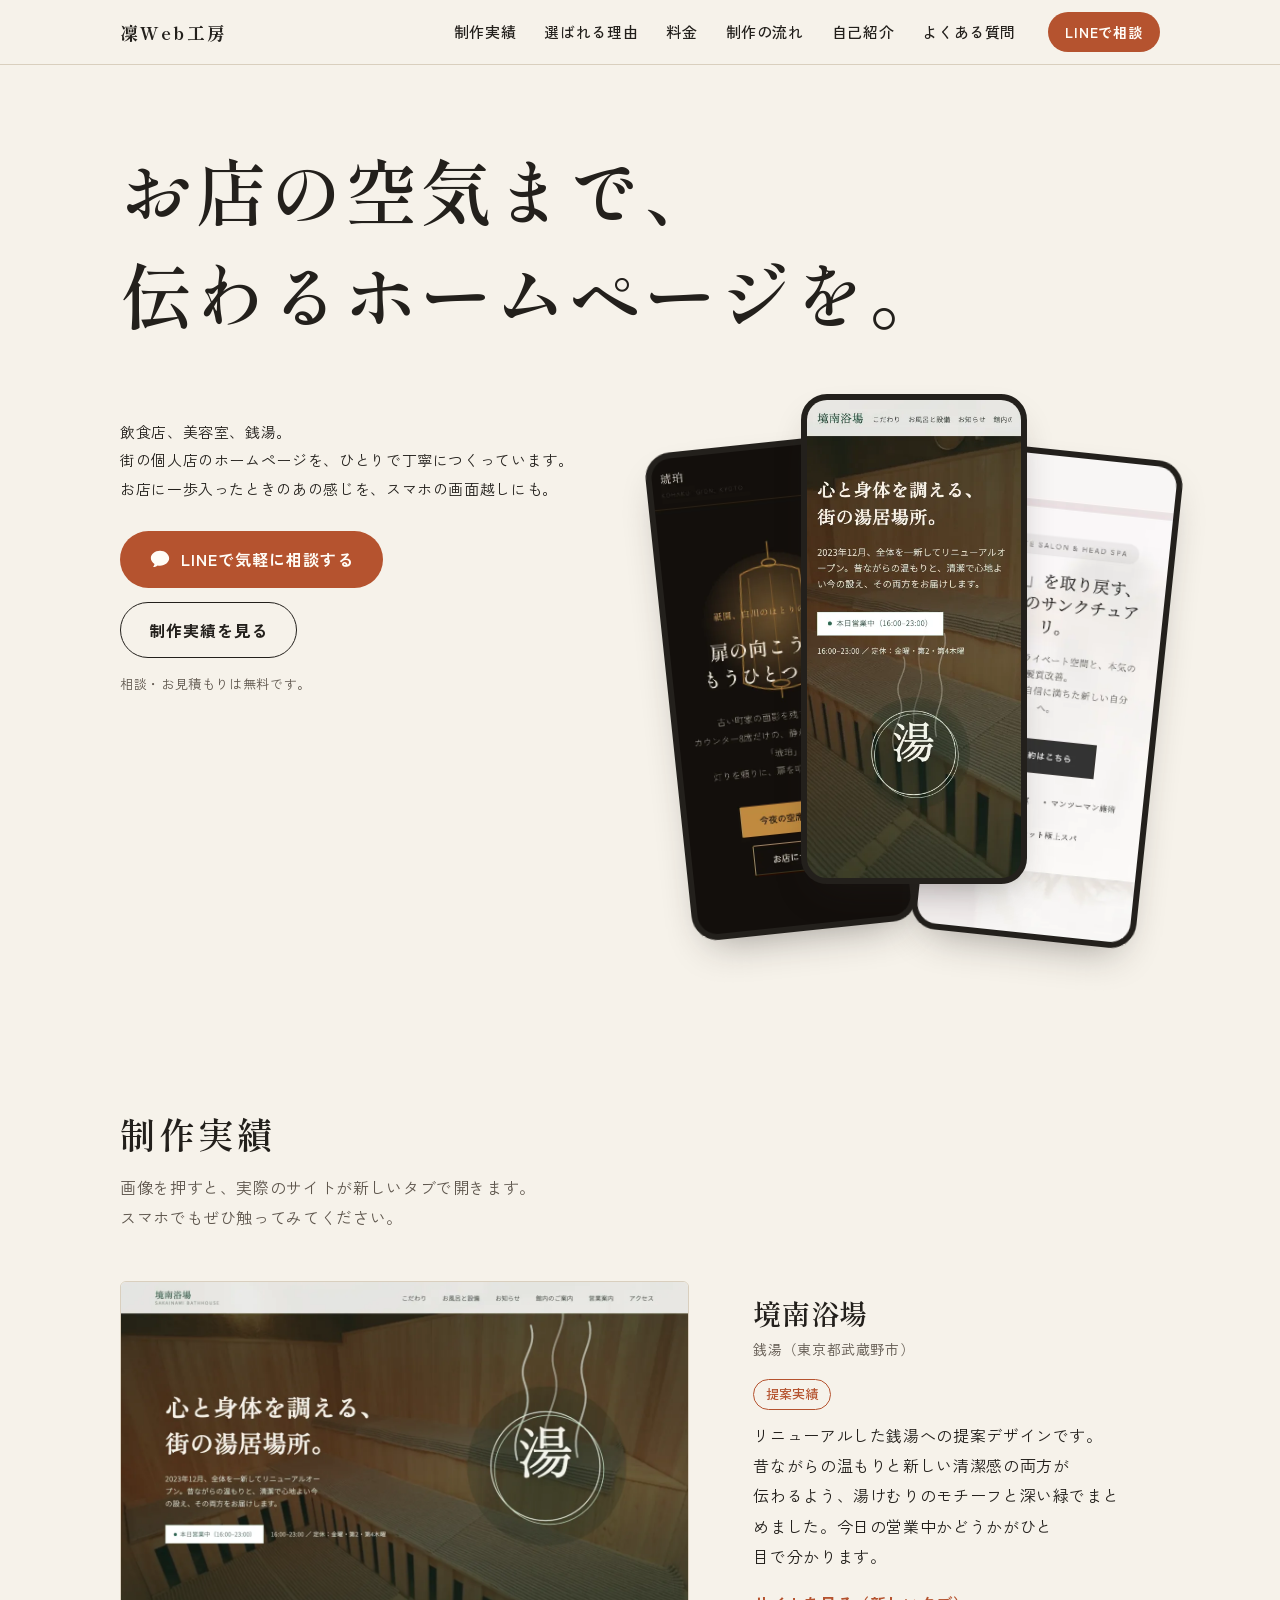
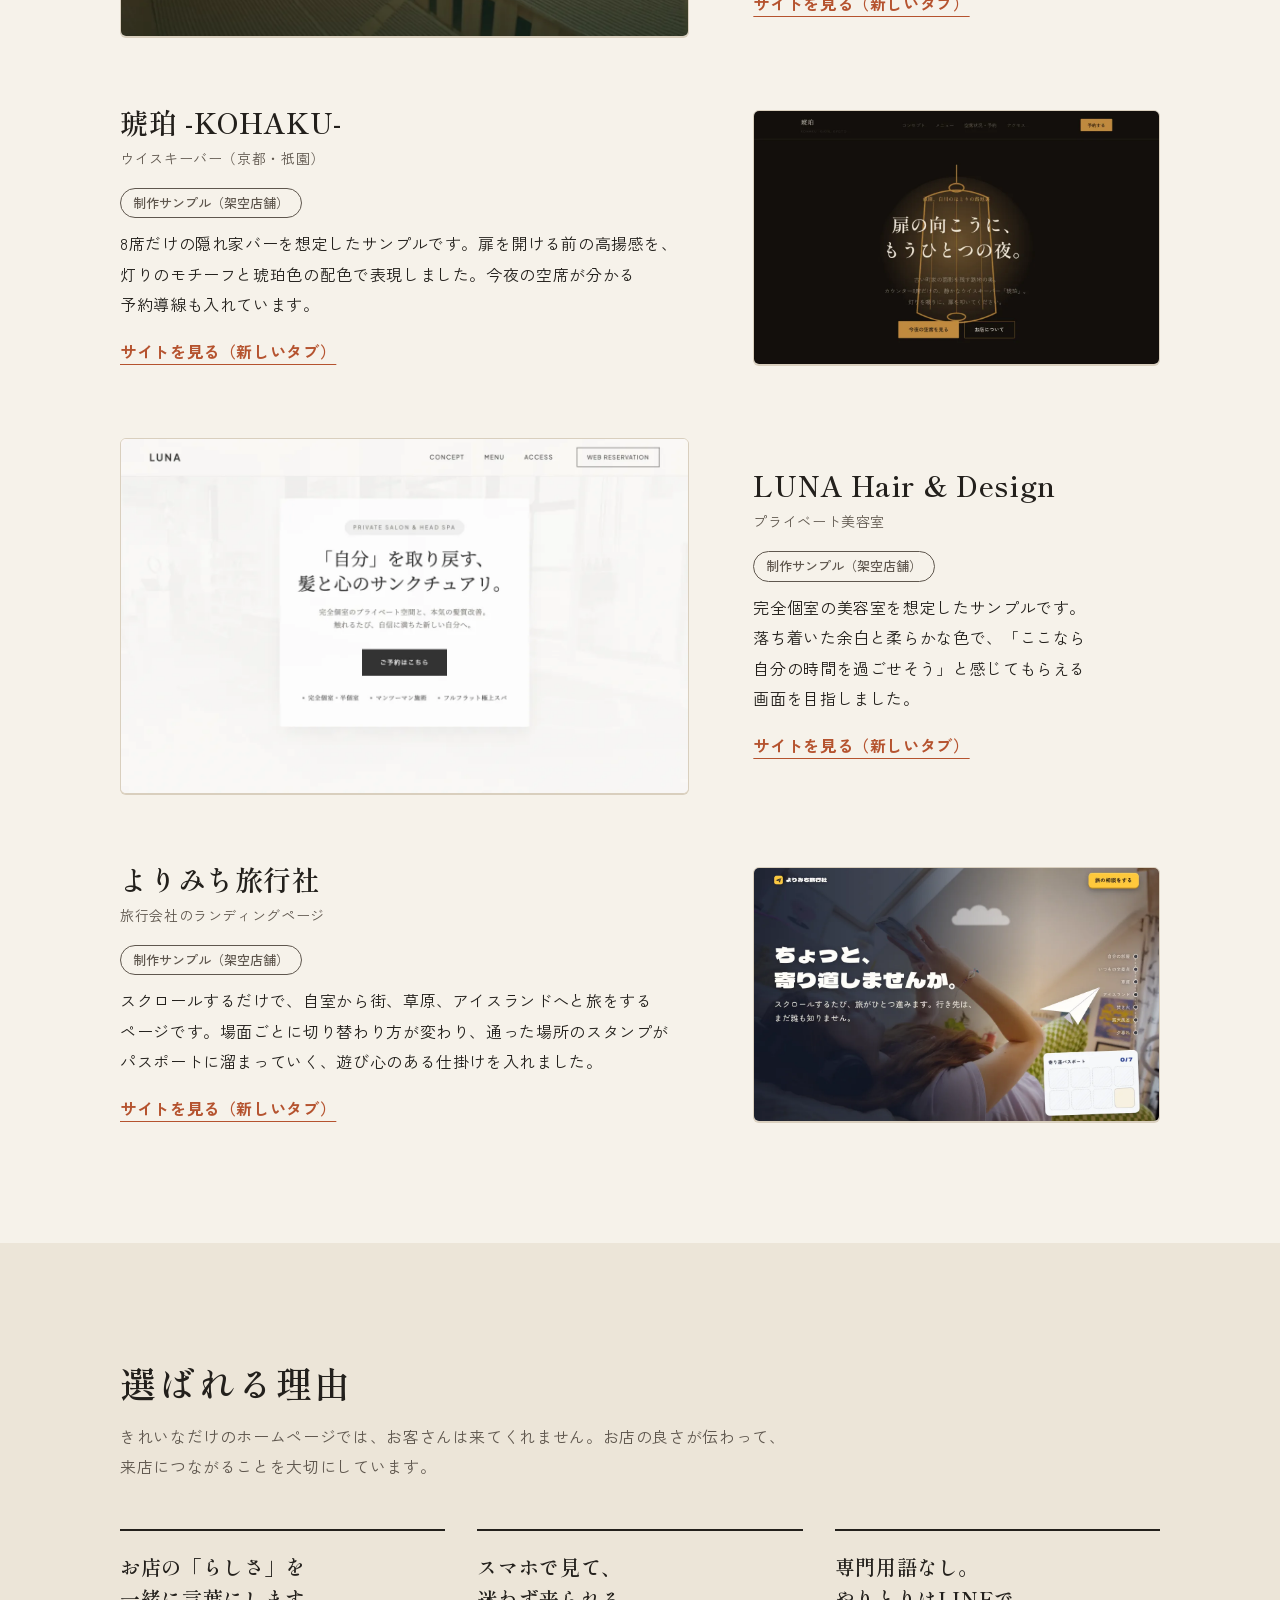
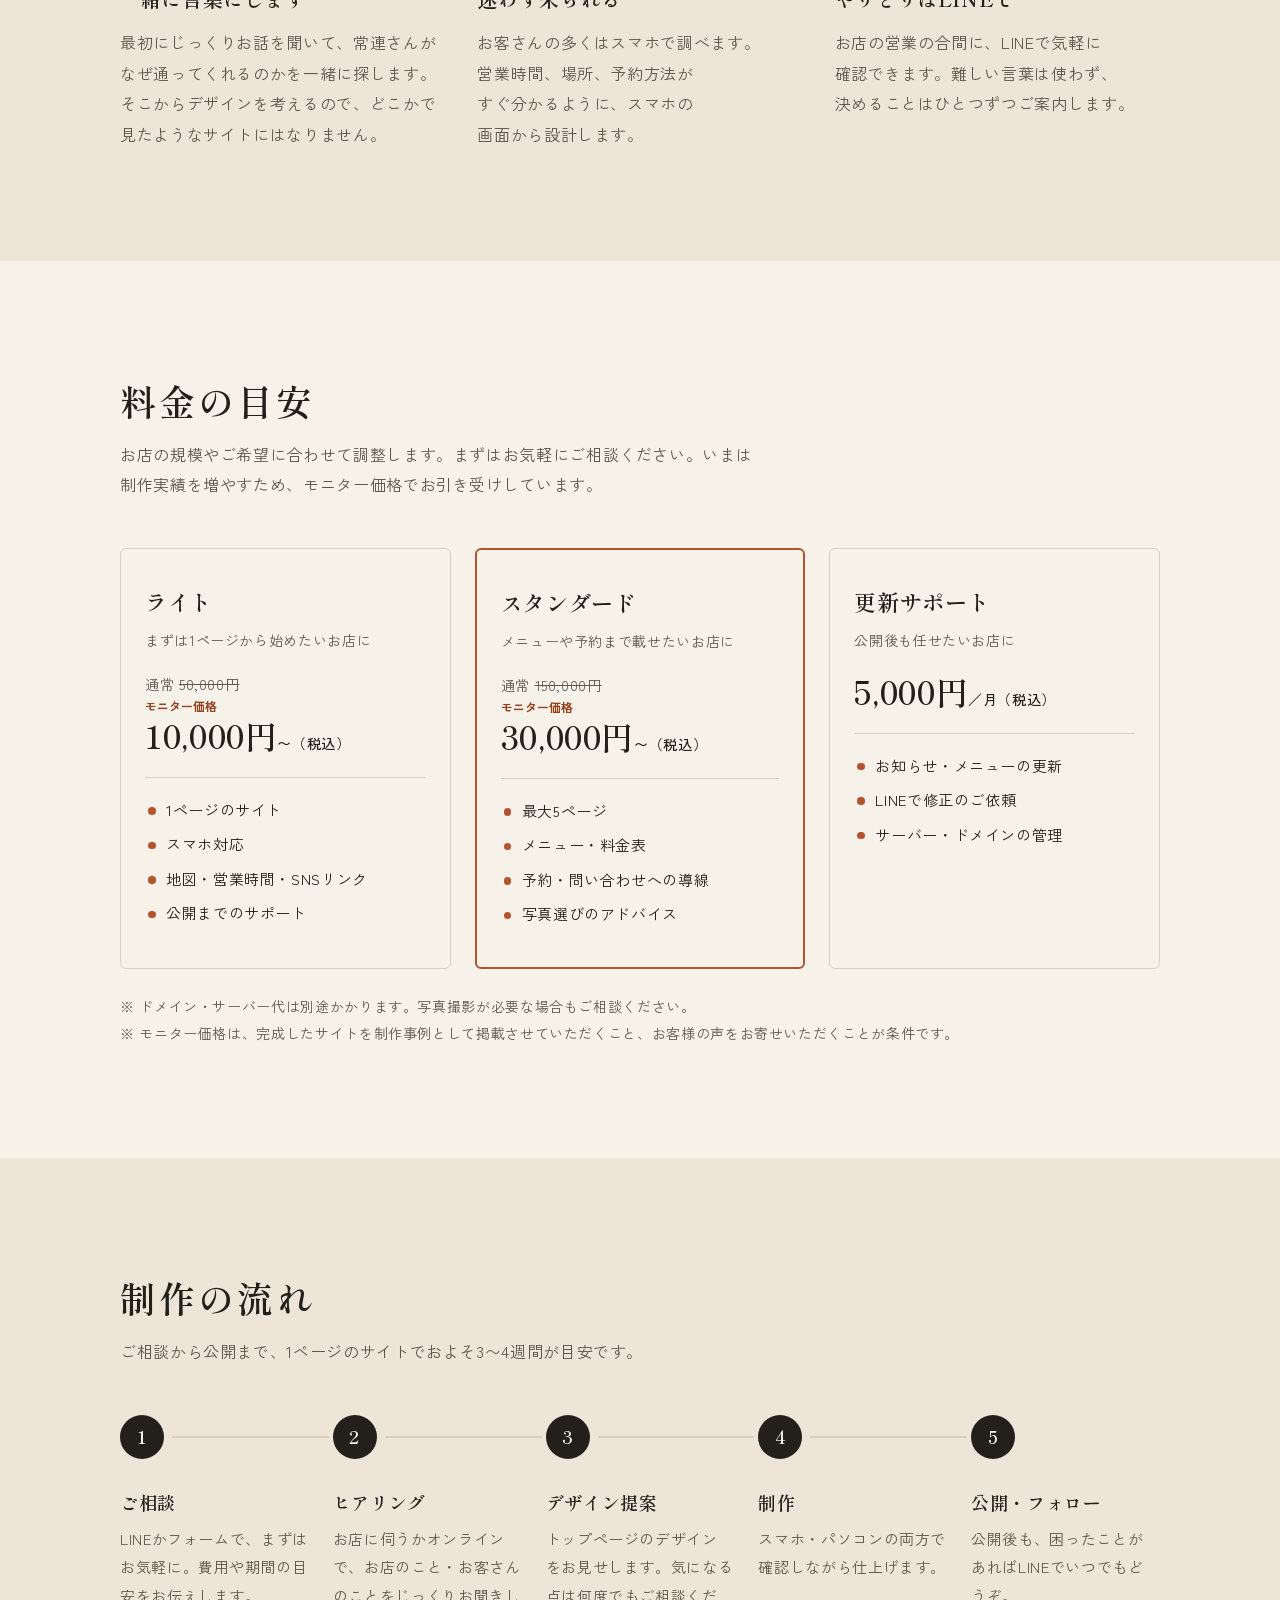
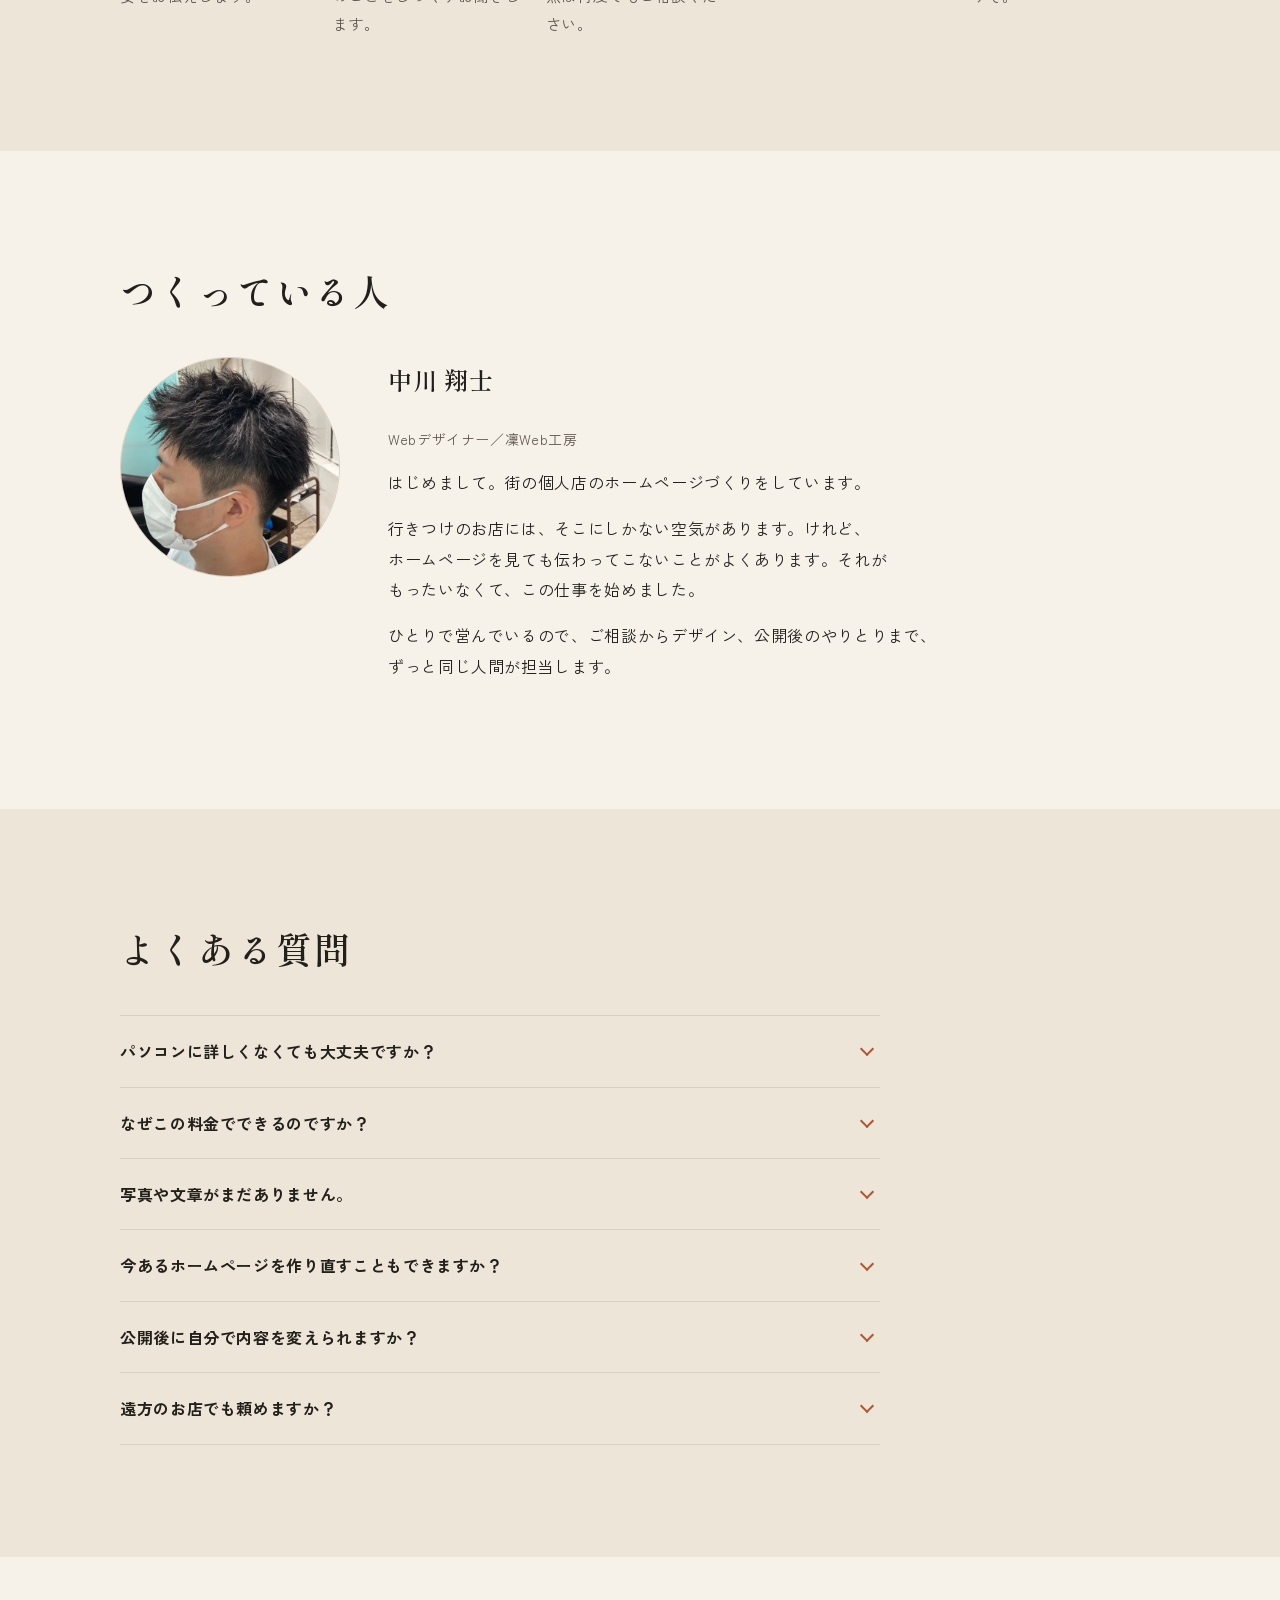
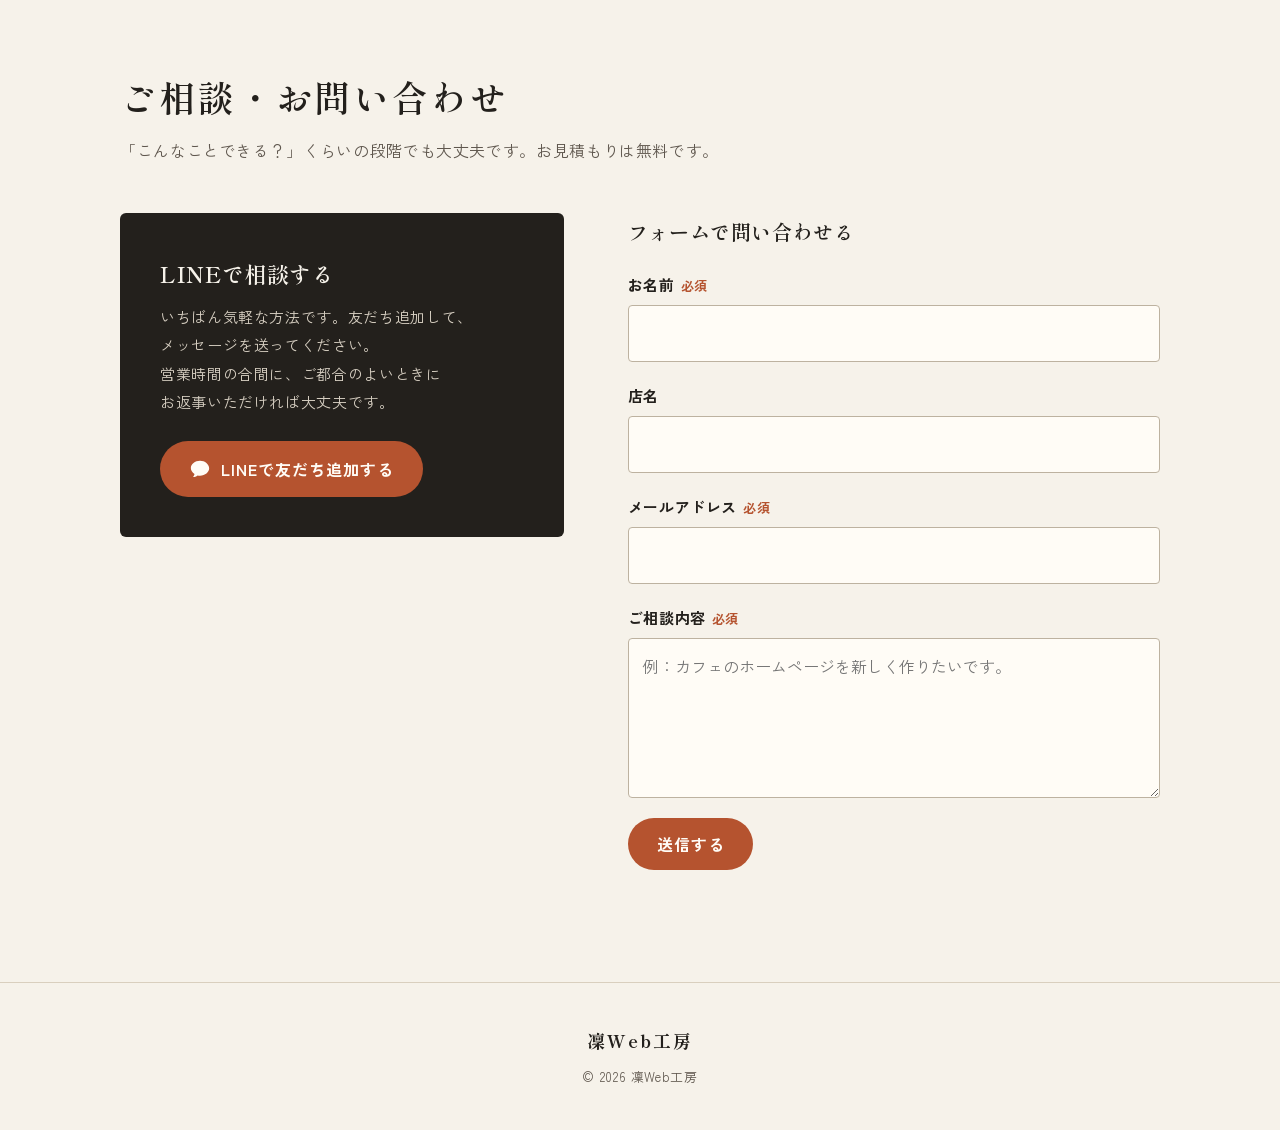
<file: index.html>
<!DOCTYPE html>
<html lang="ja">
<head>
  <meta charset="UTF-8">
  <meta name="viewport" content="width=device-width, initial-scale=1">
  <title>凜Web工房｜街のお店のホームページづくり</title>
  <meta name="description" content="飲食店・美容室・銭湯など、街の個人店のホームページを制作しています。お店の雰囲気が伝わるデザインを、LINEで気軽にご相談いただけます。">
  <meta property="og:title" content="凜Web工房｜街のお店のホームページづくり">
  <meta property="og:description" content="お店の空気まで伝わるホームページを。街の個人店のためのWeb制作。">
  <meta property="og:type" content="website">
  <link rel="preconnect" href="https://fonts.googleapis.com">
  <link rel="preconnect" href="https://fonts.gstatic.com" crossorigin>
  <link href="https://fonts.googleapis.com/css2?family=Shippori+Mincho:wght@500;600;700&family=Zen+Kaku+Gothic+New:wght@400;500;700&display=swap" rel="stylesheet">
  <link rel="stylesheet" href="css/style.css">
</head>
<body>

  <!-- LINEアイコン（ボタンで使い回す） -->
  <svg width="0" height="0" style="position:absolute" aria-hidden="true">
    <symbol id="icon-chat" viewBox="0 0 24 24">
      <path fill="currentColor" d="M12 3C6.5 3 2 6.6 2 11c0 2.6 1.6 4.9 4 6.4-.2.9-.7 2.4-1.6 3.4 0 0 2.9-.2 5-1.8.8.2 1.7.3 2.6.3 5.5 0 10-3.6 10-8S17.5 3 12 3Z"/>
    </symbol>
  </svg>

  <header class="site-header">
    <div class="container site-header__inner">
      <a class="logo" href="#top">凜Web工房</a>
      <nav id="global-nav" class="global-nav" aria-label="ページ内メニュー">
        <ul class="global-nav__list">
          <li><a href="#works">制作実績</a></li>
          <li><a href="#reasons">選ばれる理由</a></li>
          <li><a href="#price">料金</a></li>
          <li><a href="#flow">制作の流れ</a></li>
          <li><a href="#about">自己紹介</a></li>
          <li><a href="#faq">よくある質問</a></li>
        </ul>
      </nav>
      <div class="header-actions">
        <a class="btn btn--primary header-cta" href="https://lin.ee/yTte9gOx" target="_blank" rel="noopener">LINEで相談</a>
        <button class="menu-toggle" type="button" aria-expanded="false" aria-controls="global-nav" aria-label="メニューを開く">
          <span class="menu-toggle__bar"></span>
        </button>
      </div>
    </div>
  </header>

  <main id="top">

    <!-- トップ -->
    <section class="hero" aria-labelledby="hero-title">
      <div class="container hero__inner">
        <h1 id="hero-title" class="hero__title">お店の空気まで、<br>伝わるホームページを。</h1>
        <div class="hero__copy">
          <div class="hero__body">
            <p class="hero__lead">
              飲食店、美容室、銭湯。<br>
              街の個人店のホームページを、ひとりで丁寧につくっています。<br>
              お店に一歩入ったときのあの感じを、スマホの画面越しにも。
            </p>
            <div class="hero__actions">
              <a class="btn btn--primary" href="https://lin.ee/yTte9gOx" target="_blank" rel="noopener">
                <svg class="btn__icon" aria-hidden="true"><use href="#icon-chat"></use></svg>
                LINEで気軽に相談する
              </a>
              <a class="btn btn--ghost" href="#works">制作実績を見る</a>
              <p class="hero__note">相談・お見積もりは無料です。</p>
            </div>
          </div>
        </div>

        <div class="hero__phones" aria-hidden="true">
          <div class="phone phone--1"><img src="assets/images/work-kohaku-sp.webp" alt="" width="390" height="844"></div>
          <div class="phone phone--2"><img src="assets/images/work-kyonan-sp.webp" alt="" width="390" height="844"></div>
          <div class="phone phone--3"><img src="assets/images/work-luna-sp.webp" alt="" width="390" height="844"></div>
        </div>
      </div>
    </section>

    <!-- 制作実績 -->
    <section id="works" class="section" aria-labelledby="works-title">
      <div class="container">
        <h2 id="works-title" class="section-title">制作実績</h2>
        <p class="section-lead">画像を押すと、実際のサイトが新しいタブで開きます。スマホでもぜひ触ってみてください。</p>

        <ul class="works-list">
          <li>
            <article class="work">
              <a class="work__visual" href="works/kyonan-yokujo.html" target="_blank" rel="noopener">
                <img src="assets/images/work-kyonan.webp" alt="境南浴場のサイトのトップ画面" width="1200" height="750" loading="lazy">
              </a>
              <div class="work__body">
                <h3 class="work__name">境南浴場</h3>
                <p class="work__type">銭湯（東京都武蔵野市）</p>
                <span class="work__tag work__tag--real">提案実績</span>
                <p class="work__point">リニューアルした銭湯への提案デザインです。昔ながらの温もりと新しい清潔感の両方が伝わるよう、湯けむりのモチーフと深い緑でまとめました。今日の営業中かどうかがひと目で分かります。</p>
                <a class="work__link" href="works/kyonan-yokujo.html" target="_blank" rel="noopener">サイトを見る（新しいタブ）</a>
              </div>
            </article>
          </li>
          <li>
            <article class="work">
              <a class="work__visual" href="works/kohaku.html" target="_blank" rel="noopener">
                <img src="assets/images/work-kohaku.webp" alt="ウイスキーバー琥珀のサイトのトップ画面" width="1200" height="750" loading="lazy">
              </a>
              <div class="work__body">
                <h3 class="work__name">琥珀 -KOHAKU-</h3>
                <p class="work__type">ウイスキーバー（京都・祇園）</p>
                <span class="work__tag work__tag--sample">制作サンプル（架空店舗）</span>
                <p class="work__point">8席だけの隠れ家バーを想定したサンプルです。扉を開ける前の高揚感を、灯りのモチーフと琥珀色の配色で表現しました。今夜の空席が分かる予約導線も入れています。</p>
                <a class="work__link" href="works/kohaku.html" target="_blank" rel="noopener">サイトを見る（新しいタブ）</a>
              </div>
            </article>
          </li>
          <li>
            <article class="work">
              <a class="work__visual" href="works/luna.html" target="_blank" rel="noopener">
                <img src="assets/images/work-luna.webp" alt="美容室LUNAのサイトのトップ画面" width="1200" height="750" loading="lazy">
              </a>
              <div class="work__body">
                <h3 class="work__name">LUNA Hair &amp; Design</h3>
                <p class="work__type">プライベート美容室</p>
                <span class="work__tag work__tag--sample">制作サンプル（架空店舗）</span>
                <p class="work__point">完全個室の美容室を想定したサンプルです。落ち着いた余白と柔らかな色で、「ここなら自分の時間を過ごせそう」と感じてもらえる画面を目指しました。</p>
                <a class="work__link" href="works/luna.html" target="_blank" rel="noopener">サイトを見る（新しいタブ）</a>
              </div>
            </article>
          </li>
          <li>
            <article class="work">
              <a class="work__visual" href="https://senzu3.github.io/yorimichi-travel/" target="_blank" rel="noopener">
                <img src="assets/images/work-yorimichi.webp" alt="よりみち旅行社のサイトのトップ画面" width="1200" height="750" loading="lazy">
              </a>
              <div class="work__body">
                <h3 class="work__name">よりみち旅行社</h3>
                <p class="work__type">旅行会社のランディングページ</p>
                <span class="work__tag work__tag--sample">制作サンプル（架空店舗）</span>
                <p class="work__point">スクロールするだけで、自室から街、草原、アイスランドへと旅をするページです。場面ごとに切り替わり方が変わり、通った場所のスタンプがパスポートに溜まっていく、遊び心のある仕掛けを入れました。</p>
                <a class="work__link" href="https://senzu3.github.io/yorimichi-travel/" target="_blank" rel="noopener">サイトを見る（新しいタブ）</a>
              </div>
            </article>
          </li>
        </ul>
      </div>
    </section>

    <!-- 選ばれる理由 -->
    <section id="reasons" class="section section--washi" aria-labelledby="reasons-title">
      <div class="container">
        <h2 id="reasons-title" class="section-title">選ばれる理由</h2>
        <p class="section-lead">きれいなだけのホームページでは、お客さんは来てくれません。お店の良さが伝わって、来店につながることを大切にしています。</p>

        <div class="reasons">
          <div class="reason">
            <h3 class="reason__title">お店の「らしさ」を<br>一緒に言葉にします</h3>
            <p class="reason__text">最初にじっくりお話を聞いて、常連さんがなぜ通ってくれるのかを一緒に探します。そこからデザインを考えるので、どこかで見たようなサイトにはなりません。</p>
          </div>
          <div class="reason">
            <h3 class="reason__title">スマホで見て、<br>迷わず来られる</h3>
            <p class="reason__text">お客さんの多くはスマホで調べます。営業時間、場所、予約方法がすぐ分かるように、スマホの画面から設計します。</p>
          </div>
          <div class="reason">
            <h3 class="reason__title">専門用語なし。<br>やりとりはLINEで</h3>
            <p class="reason__text">お店の営業の合間に、LINEで気軽に確認できます。難しい言葉は使わず、決めることはひとつずつご案内します。</p>
          </div>
        </div>
      </div>
    </section>

    <!-- 料金 -->
    <section id="price" class="section" aria-labelledby="price-title">
      <div class="container">
        <h2 id="price-title" class="section-title">料金の目安</h2>
        <p class="section-lead">お店の規模やご希望に合わせて調整します。まずはお気軽にご相談ください。いまは制作実績を増やすため、モニター価格でお引き受けしています。</p>

        <div class="plans">
          <article class="plan">
            <h3 class="plan__name">ライト</h3>
            <p class="plan__for">まずは1ページから始めたいお店に</p>
            <p class="plan__regular">通常 <s>50,000円</s></p>
            <p class="plan__price"><span class="plan__tag">モニター価格</span>10,000円<small>〜（税込）</small></p>
            <ul class="plan__list">
              <li>1ページのサイト</li>
              <li>スマホ対応</li>
              <li>地図・営業時間・SNSリンク</li>
              <li>公開までのサポート</li>
            </ul>
          </article>
          <article class="plan plan--featured">
            <h3 class="plan__name">スタンダード</h3>
            <p class="plan__for">メニューや予約まで載せたいお店に</p>
            <p class="plan__regular">通常 <s>150,000円</s></p>
            <p class="plan__price"><span class="plan__tag">モニター価格</span>30,000円<small>〜（税込）</small></p>
            <ul class="plan__list">
              <li>最大5ページ</li>
              <li>メニュー・料金表</li>
              <li>予約・問い合わせへの導線</li>
              <li>写真選びのアドバイス</li>
            </ul>
          </article>
          <article class="plan">
            <h3 class="plan__name">更新サポート</h3>
            <p class="plan__for">公開後も任せたいお店に</p>
            <p class="plan__price">5,000円<small>／月（税込）</small></p>
            <ul class="plan__list">
              <li>お知らせ・メニューの更新</li>
              <li>LINEで修正のご依頼</li>
              <li>サーバー・ドメインの管理</li>
            </ul>
          </article>
        </div>
        <p class="plans-note">※ ドメイン・サーバー代は別途かかります。写真撮影が必要な場合もご相談ください。<br>※ モニター価格は、完成したサイトを制作事例として掲載させていただくこと、お客様の声をお寄せいただくことが条件です。</p>
      </div>
    </section>

    <!-- 制作の流れ -->
    <section id="flow" class="section section--washi" aria-labelledby="flow-title">
      <div class="container">
        <h2 id="flow-title" class="section-title">制作の流れ</h2>
        <p class="section-lead">ご相談から公開まで、1ページのサイトでおよそ3〜4週間が目安です。</p>

        <ol class="flow">
          <li class="flow__step">
            <h3 class="flow__title">ご相談</h3>
            <p class="flow__text">LINEかフォームで、まずはお気軽に。費用や期間の目安をお伝えします。</p>
          </li>
          <li class="flow__step">
            <h3 class="flow__title">ヒアリング</h3>
            <p class="flow__text">お店に伺うかオンラインで、お店のこと・お客さんのことをじっくりお聞きします。</p>
          </li>
          <li class="flow__step">
            <h3 class="flow__title">デザイン提案</h3>
            <p class="flow__text">トップページのデザインをお見せします。気になる点は何度でもご相談ください。</p>
          </li>
          <li class="flow__step">
            <h3 class="flow__title">制作</h3>
            <p class="flow__text">スマホ・パソコンの両方で確認しながら仕上げます。</p>
          </li>
          <li class="flow__step">
            <h3 class="flow__title">公開・フォロー</h3>
            <p class="flow__text">公開後も、困ったことがあればLINEでいつでもどうぞ。</p>
          </li>
        </ol>
      </div>
    </section>

    <!-- 自己紹介 -->
    <section id="about" class="section" aria-labelledby="about-title">
      <div class="container">
        <h2 id="about-title" class="section-title">つくっている人</h2>
        <div class="about">
          <div class="about__photo">
            <img src="assets/images/profile.webp" alt="中川翔士の写真" width="600" height="600" loading="lazy">
          </div>
          <div class="about__text">
            <p class="about__name">中川 翔士</p>
            <p class="about__role">Webデザイナー／凜Web工房</p>
            <p>はじめまして。街の個人店のホームページづくりをしています。</p>
            <p>行きつけのお店には、そこにしかない空気があります。けれど、ホームページを見ても伝わってこないことがよくあります。それがもったいなくて、この仕事を始めました。</p>
            <p>ひとりで営んでいるので、ご相談からデザイン、公開後のやりとりまで、ずっと同じ人間が担当します。</p>
          </div>
        </div>
      </div>
    </section>

    <!-- よくある質問 -->
    <section id="faq" class="section section--washi" aria-labelledby="faq-title">
      <div class="container">
        <h2 id="faq-title" class="section-title">よくある質問</h2>
        <div class="faq">
          <details class="faq__item">
            <summary class="faq__q">パソコンに詳しくなくても大丈夫ですか？</summary>
            <p class="faq__a">大丈夫です。必要なことはひとつずつご案内しますし、やりとりはLINEだけで完結します。</p>
          </details>
          <details class="faq__item">
            <summary class="faq__q">なぜこの料金でできるのですか？</summary>
            <p class="faq__a">コードを書く作業や画面の確認など、手間のかかる部分にAIなどの新しい道具を取り入れて、作業時間を減らしています。その分を料金に反映しています。お店のお話を聞くこと、デザインを決めること、最後の仕上げと確認は、すべて私が自分の目と手で行います。</p>
          </details>
          <details class="faq__item">
            <summary class="faq__q">写真や文章がまだありません。</summary>
            <p class="faq__a">ヒアリングをもとに文章の下書きをこちらで作ります。写真はスマホでの撮り方をお伝えするか、撮影のご相談にも応じます。</p>
          </details>
          <details class="faq__item">
            <summary class="faq__q">今あるホームページを作り直すこともできますか？</summary>
            <p class="faq__a">はい、できます。今のサイトで困っていることを教えていただければ、改善の方向をご提案します。</p>
          </details>
          <details class="faq__item">
            <summary class="faq__q">公開後に自分で内容を変えられますか？</summary>
            <p class="faq__a">ご希望に合わせて作り方を変えます。ご自身で更新したい場合も、更新サポートでお任せいただく場合も、どちらでも大丈夫です。</p>
          </details>
          <details class="faq__item">
            <summary class="faq__q">遠方のお店でも頼めますか？</summary>
            <p class="faq__a">はい。ヒアリングはオンラインでも行えます。</p>
          </details>
        </div>
      </div>
    </section>

    <!-- お問い合わせ -->
    <section id="contact" class="section" aria-labelledby="contact-title">
      <div class="container">
        <h2 id="contact-title" class="section-title">ご相談・お問い合わせ</h2>
        <p class="section-lead">「こんなことできる？」くらいの段階でも大丈夫です。お見積もりは無料です。</p>

        <div class="contact">
          <div class="contact__line">
            <p class="contact__line-title">LINEで相談する</p>
            <p class="contact__line-text">いちばん気軽な方法です。友だち追加して、メッセージを送ってください。営業時間の合間に、ご都合のよいときにお返事いただければ大丈夫です。</p>
            <a class="btn btn--primary" href="https://lin.ee/yTte9gOx" target="_blank" rel="noopener">
              <svg class="btn__icon" aria-hidden="true"><use href="#icon-chat"></use></svg>
              LINEで友だち追加する
            </a>
          </div>

          <div class="contact__form">
            <h3 class="form-title">フォームで問い合わせる</h3>
            <form class="form" action="https://formspree.io/f/moejabqg" method="POST">
              <div class="form__field">
                <label class="form__label" for="name">お名前<span class="form__required">必須</span></label>
                <input class="form__input" id="name" name="name" type="text" autocomplete="name" required>
              </div>
              <div class="form__field">
                <label class="form__label" for="shop">店名</label>
                <input class="form__input" id="shop" name="shop" type="text" autocomplete="organization">
              </div>
              <div class="form__field">
                <label class="form__label" for="email">メールアドレス<span class="form__required">必須</span></label>
                <input class="form__input" id="email" name="email" type="email" autocomplete="email" required>
              </div>
              <div class="form__field">
                <label class="form__label" for="message">ご相談内容<span class="form__required">必須</span></label>
                <textarea class="form__textarea" id="message" name="message" required placeholder="例：カフェのホームページを新しく作りたいです。"></textarea>
              </div>
              <button class="btn btn--primary form__submit" type="submit">送信する</button>
            </form>
          </div>
        </div>
      </div>
    </section>

  </main>

  <footer class="site-footer">
    <div class="container">
      <a class="logo" href="#top">凜Web工房</a>
      <p>&copy; <span id="year">2026</span> 凜Web工房</p>
    </div>
  </footer>

  <script src="js/main.js"></script>
</body>
</html>
</file>
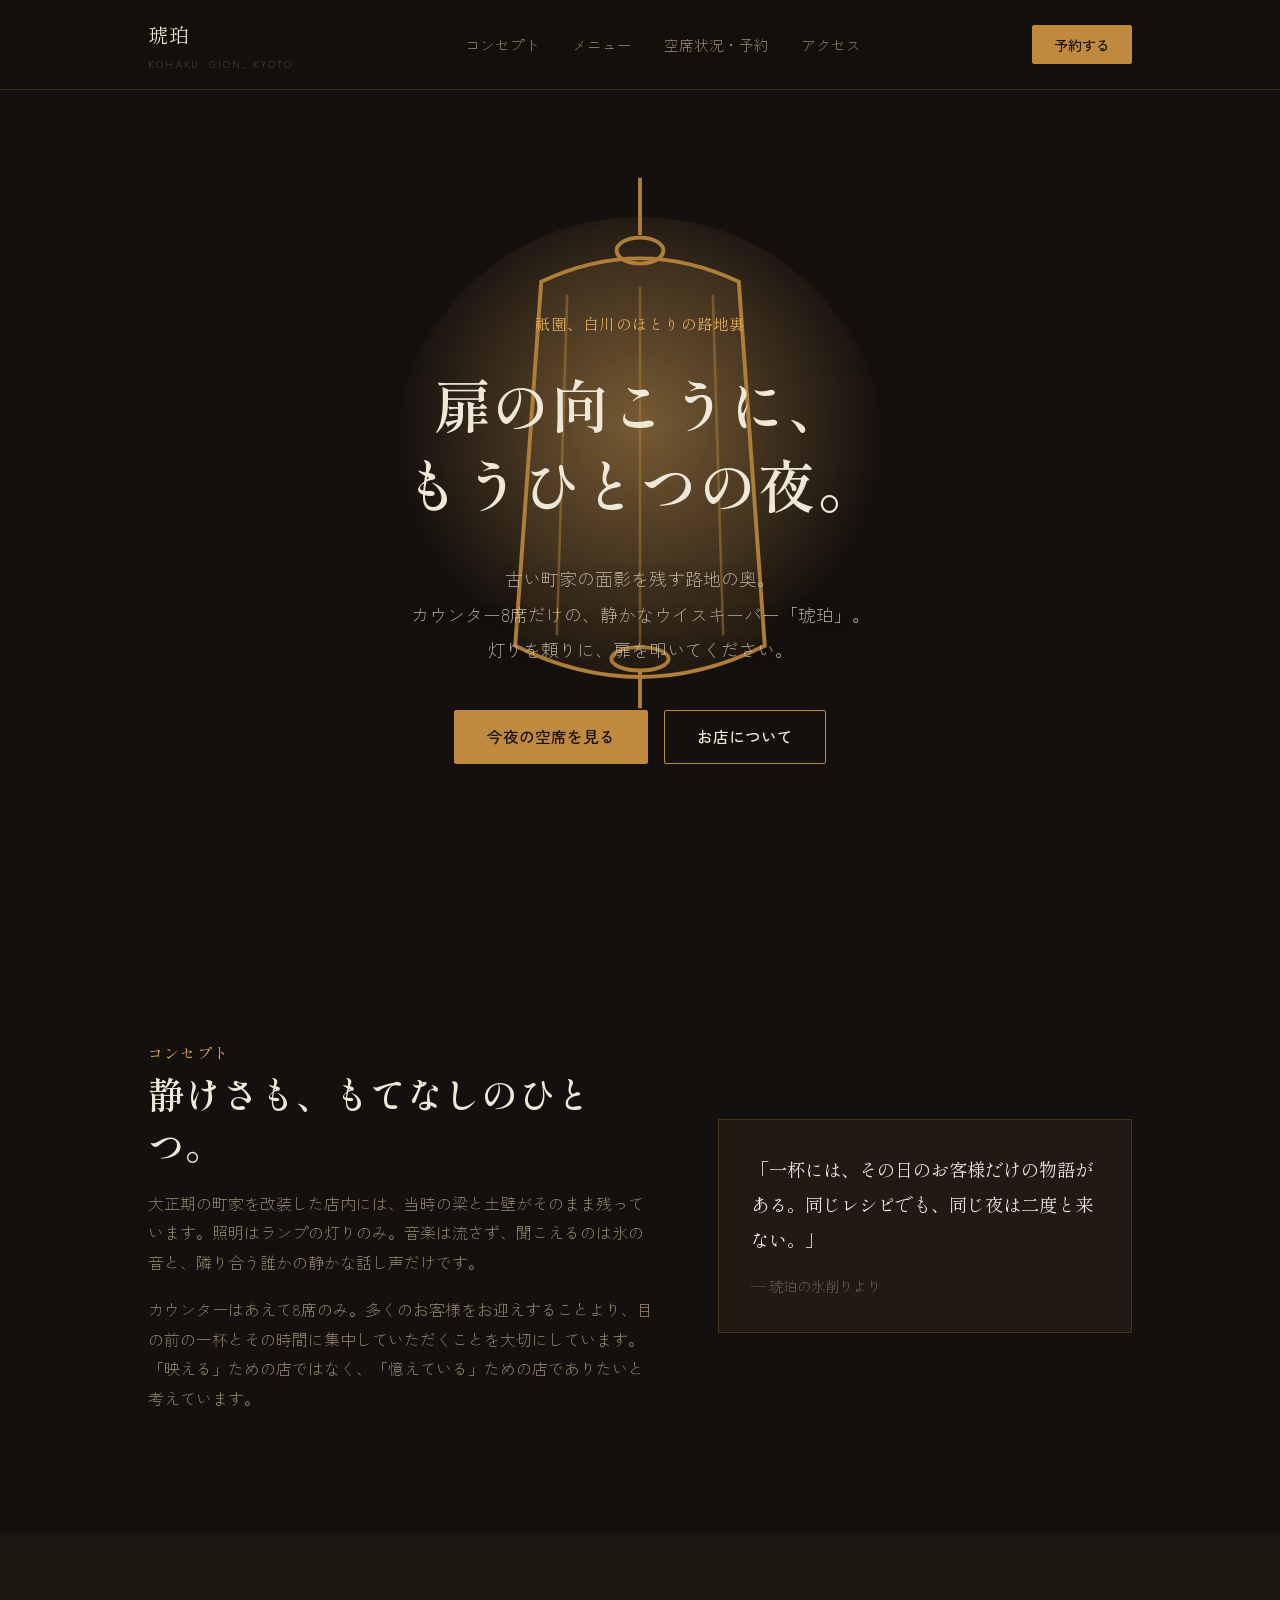
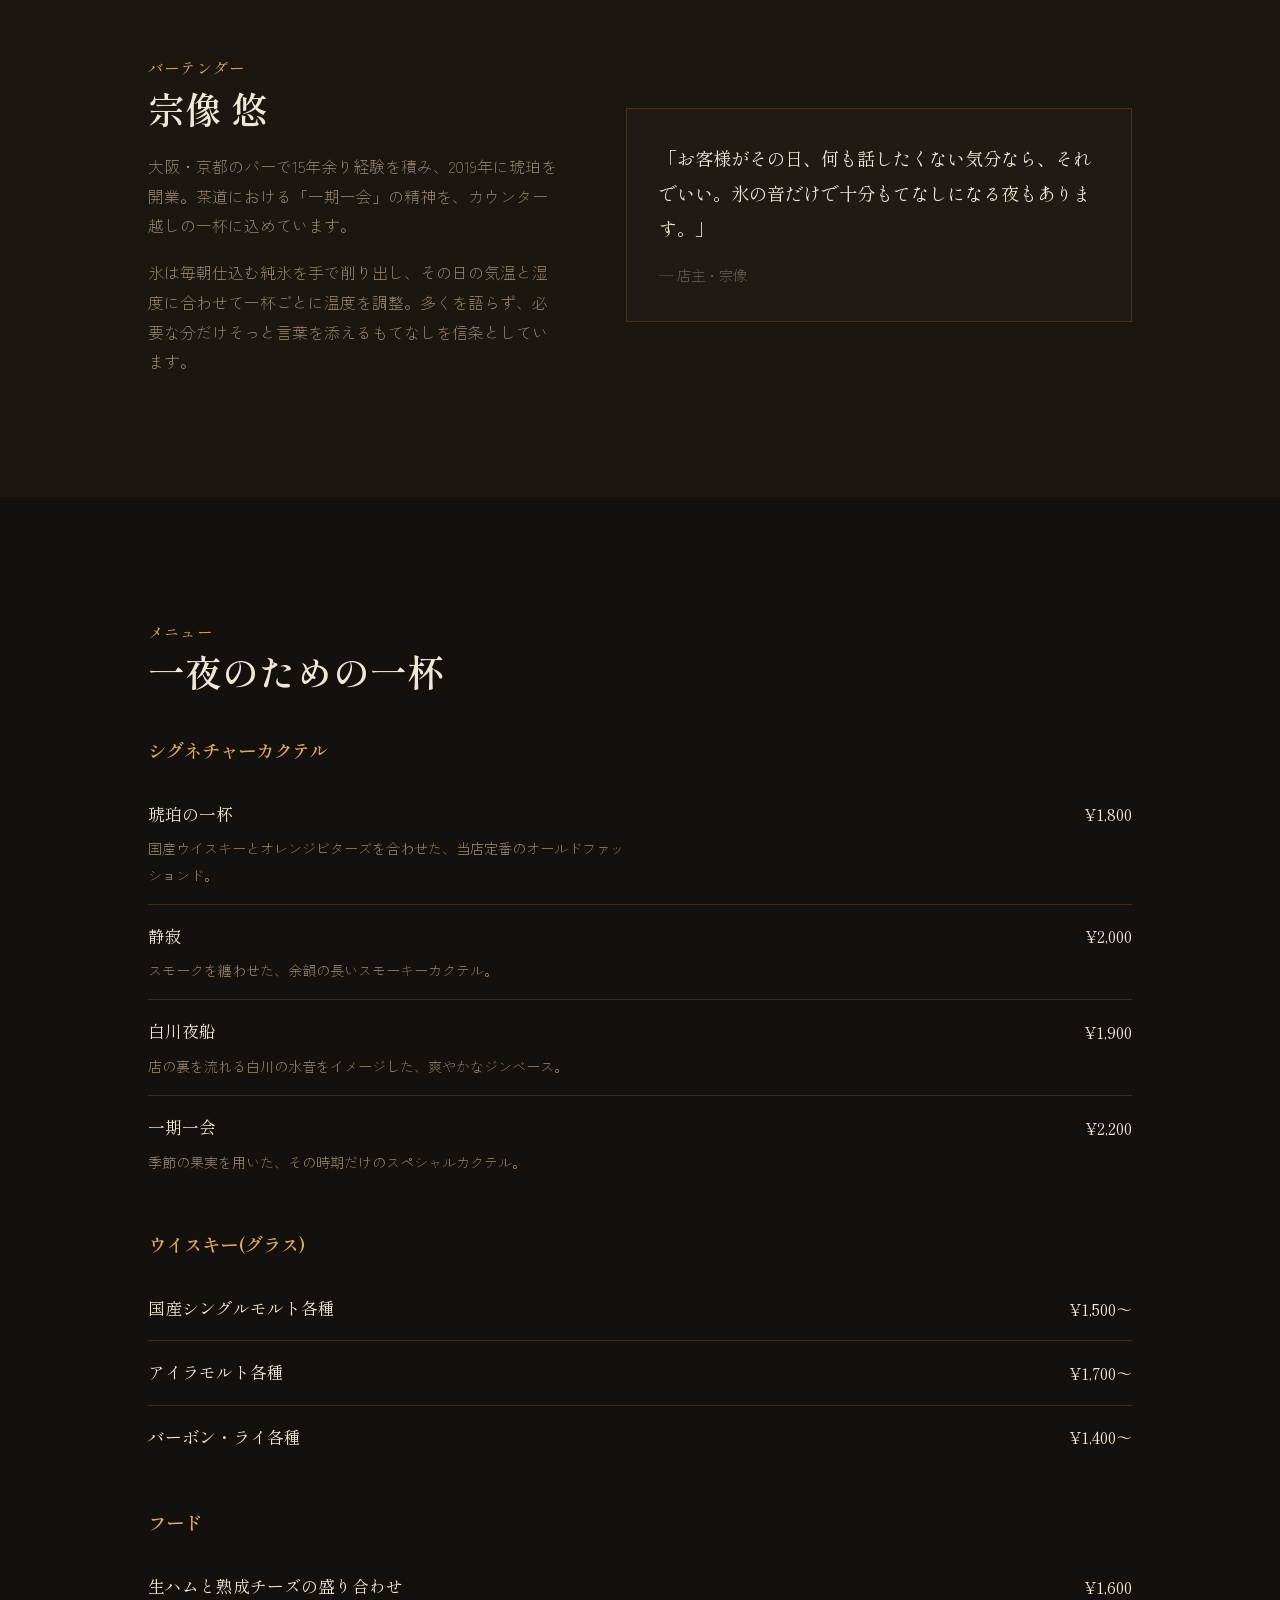
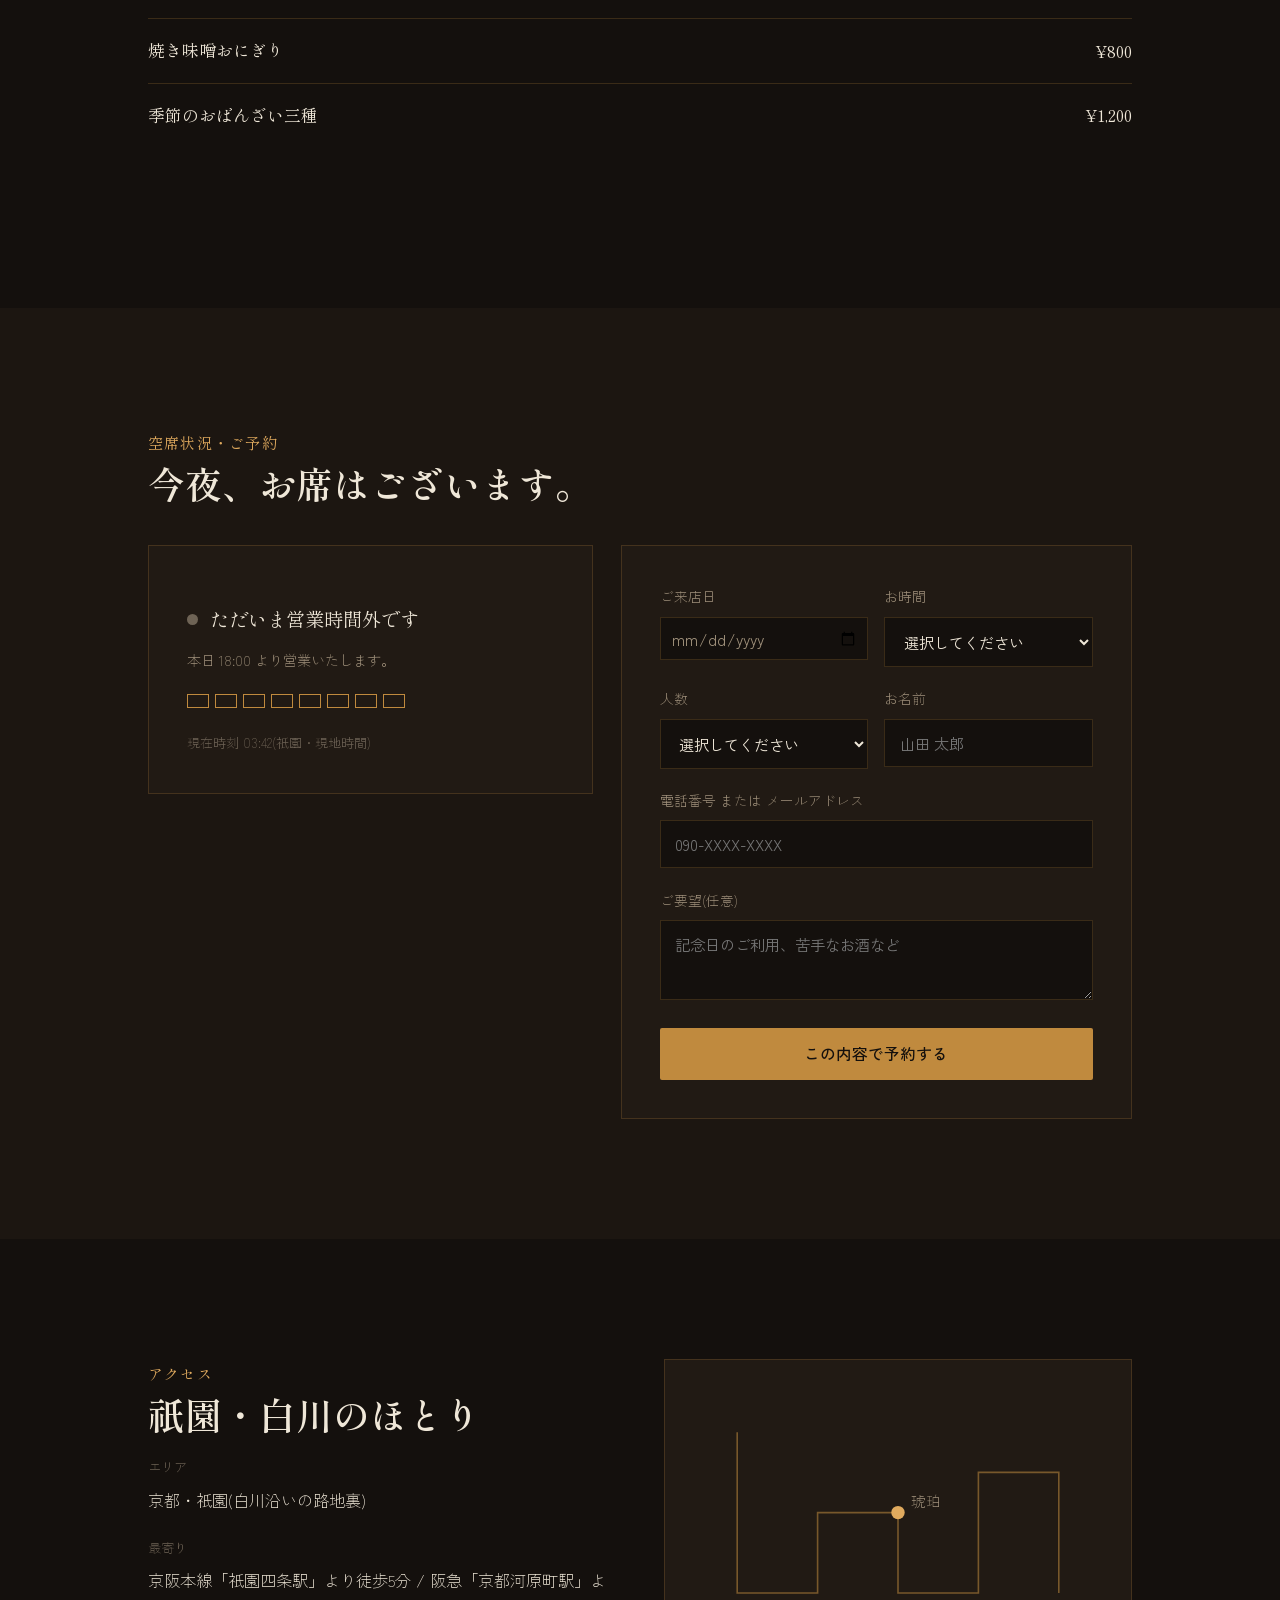
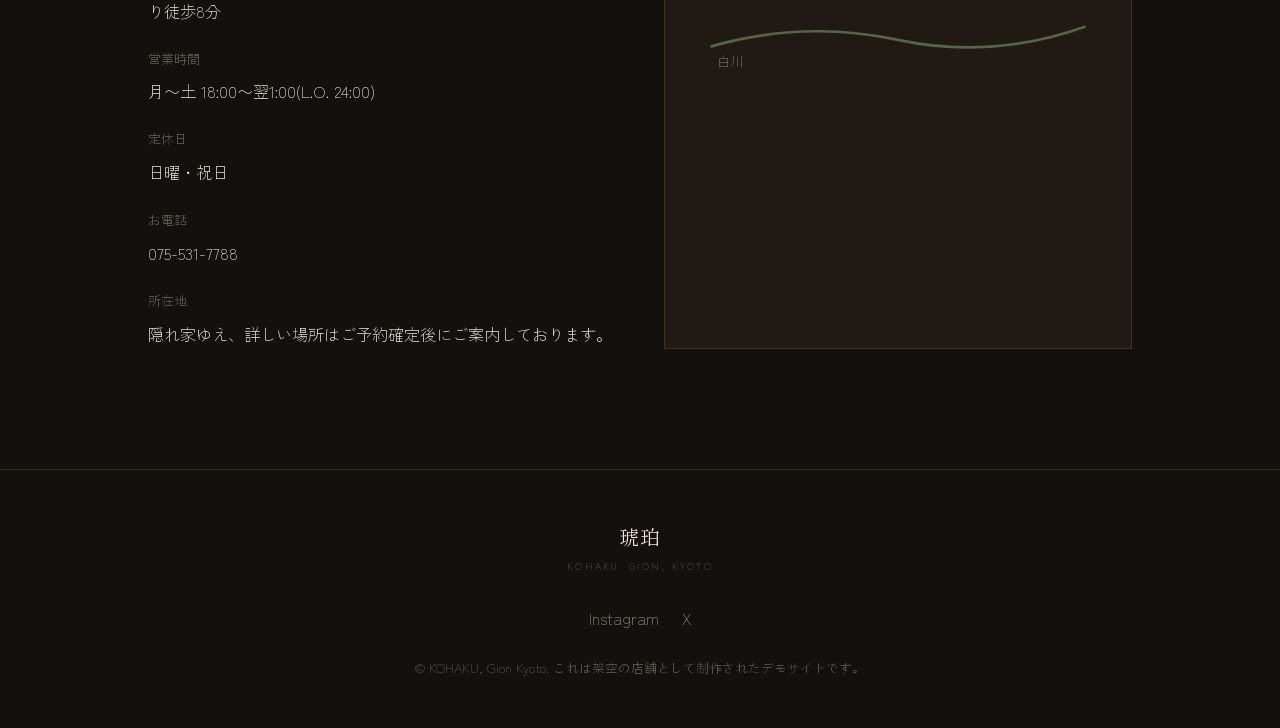
<file: works/kohaku.html>
<!DOCTYPE html>
<html lang="ja">
<head>
<meta charset="UTF-8">
<meta name="viewport" content="width=device-width, initial-scale=1, viewport-fit=cover">
<title>琥珀 -KOHAKU- | 祇園、白川のほとりのウイスキーバー</title>
<link rel="preconnect" href="https://fonts.googleapis.com">
<link rel="preconnect" href="https://fonts.gstatic.com" crossorigin>
<link href="https://fonts.googleapis.com/css2?family=Shippori+Mincho:wght@400;500;600;700&family=Zen+Kaku+Gothic+New:wght@300;400;500;700&display=swap" rel="stylesheet">
<style>
  :root {
    --bg-primary:#14100D; --bg-secondary:#1C1611; --bg-card:#211A14;
    --text-primary:#EFE7D8; --text-muted:#A2937D; --text-faint:#6E6355;
    --accent-amber:#C08A3E; --accent-amber-bright:#E0AA5E;
    --accent-wine:#7A3542; --accent-sage:#7C9473;
    --border-subtle:rgba(192,138,62,0.22);
    --shadow-soft:0 20px 50px rgba(0,0,0,0.35);
    --serif:'Shippori Mincho', 'Hiragino Mincho ProN', 'Yu Mincho', serif;
    --sans:'Zen Kaku Gothic New', 'Hiragino Sans', 'Yu Gothic', sans-serif;
  }
  @media (prefers-color-scheme: dark) {
    :root:not([data-theme="light"]) {
      --bg-primary:#14100D; --bg-secondary:#1C1611; --bg-card:#211A14;
      --text-primary:#EFE7D8; --text-muted:#A2937D; --text-faint:#6E6355;
      --accent-amber:#C08A3E; --accent-amber-bright:#E0AA5E;
      --accent-wine:#7A3542; --accent-sage:#7C9473;
      --border-subtle:rgba(192,138,62,0.22);
    }
  }
  :root[data-theme="dark"] {
    --bg-primary:#14100D; --bg-secondary:#1C1611; --bg-card:#211A14;
    --text-primary:#EFE7D8; --text-muted:#A2937D; --text-faint:#6E6355;
    --accent-amber:#C08A3E; --accent-amber-bright:#E0AA5E;
    --accent-wine:#7A3542; --accent-sage:#7C9473;
    --border-subtle:rgba(192,138,62,0.22);
  }
  :root[data-theme="light"] {
    --bg-primary:#F5EFE3; --bg-secondary:#ECE2CE; --bg-card:#F9F4E9;
    --text-primary:#2A2019; --text-muted:#6B5D4C; --text-faint:#8A7C68;
    --accent-amber:#A8722E; --accent-amber-bright:#8F5E24;
    --accent-wine:#7A3542; --accent-sage:#5F7654;
    --border-subtle:rgba(122,53,66,0.22);
    --shadow-soft:0 20px 50px rgba(0,0,0,0.08);
  }

  * { box-sizing:border-box; margin:0; padding:0; }
  html { scroll-behavior:smooth; scroll-padding-top:calc(72px + env(safe-area-inset-top,0px)); }
  body {
    background:var(--bg-primary); color:var(--text-primary);
    font-family:var(--sans); font-weight:300; line-height:1.85;
    -webkit-font-smoothing:antialiased;
    padding-top:env(safe-area-inset-top,0px);
    padding-bottom:env(safe-area-inset-bottom,0px);
    overflow-x:hidden;
  }
  img,svg { max-width:100%; display:block; }
  a { color:inherit; text-decoration:none; }
  .container { max-width:1080px; margin:0 auto; padding:0 clamp(1.25rem, 5vw, 3rem); }
  .section { padding:clamp(4rem, 10vw, 7.5rem) 0; }
  .section--alt { background:var(--bg-secondary); }
  .eyebrow-label { font-family:var(--serif); font-size:0.95rem; color:var(--accent-amber-bright); letter-spacing:0.08em; }
  h1,h2,h3 { font-family:var(--serif); font-weight:600; line-height:1.4; }
  h2.section-title { font-size:clamp(1.7rem, 4vw, 2.3rem); margin-bottom:0.9rem; }
  @media (max-width:480px) {
    #concept h2.section-title { font-size:clamp(1.05rem, 5.5vw, 1.5rem); white-space:nowrap; }
  }
  p.lead { color:var(--text-muted); font-size:1.02rem; max-width:34em; }
  .btn {
    display:inline-block; font-family:var(--sans); font-size:0.98rem; font-weight:500;
    padding:0.9rem 2rem; border-radius:2px; border:1px solid var(--accent-amber);
    transition:background 0.25s ease, color 0.25s ease, border-color 0.25s ease;
    cursor:pointer; -webkit-appearance:none; appearance:none;
  }
  .btn--primary { background:var(--accent-amber); color:#14100D; }
  .btn--primary:hover { background:var(--accent-amber-bright); border-color:var(--accent-amber-bright); }
  .btn--ghost { background:transparent; color:var(--text-primary); }
  .btn--ghost:hover { border-color:var(--accent-amber-bright); color:var(--accent-amber-bright); }
  .btn:focus-visible, a:focus-visible, input:focus-visible, select:focus-visible, textarea:focus-visible, button:focus-visible {
    outline:2px solid var(--accent-amber-bright); outline-offset:3px;
  }

  /* header */
  header.site-header {
    position:sticky; top:0; z-index:50;
    padding-top:env(safe-area-inset-top,0px);
    background:color-mix(in srgb, var(--bg-primary) 88%, transparent);
    backdrop-filter:blur(10px);
    border-bottom:1px solid var(--border-subtle);
  }
  .nav-inner { display:flex; align-items:center; justify-content:space-between; padding:1rem clamp(1.25rem,5vw,3rem); max-width:1080px; margin:0 auto; }
  .brand { font-family:var(--serif); font-size:1.25rem; letter-spacing:0.04em; }
  button.brand { all:unset; cursor:pointer; font-family:var(--serif); font-size:1.25rem; letter-spacing:0.04em; }
  .brand span { display:block; font-size:0.62rem; color:var(--text-faint); letter-spacing:0.22em; margin-top:2px; font-family:var(--sans); }
  nav.links { display:flex; gap:2rem; font-size:0.92rem; color:var(--text-muted); }
  nav.links button { all:unset; cursor:pointer; color:inherit; font-size:inherit; font-family:var(--sans); }
  nav.links button:hover { color:var(--accent-amber-bright); }
  .nav-cta { display:none; }
  @media (min-width:720px) { .nav-cta { display:inline-block; } }
  @media (max-width:719px) { nav.links { display:none; } }

  .menu-toggle {
    display:inline-flex; flex-direction:column; justify-content:center; align-items:flex-end;
    width:36px; height:36px; gap:5px; background:transparent; border:none; cursor:pointer; padding:0;
  }
  @media (min-width:720px) { .menu-toggle { display:none; } }
  .menu-toggle span { display:block; width:24px; height:2px; background:var(--text-primary); border-radius:2px; transition:transform 0.3s ease, opacity 0.3s ease, width 0.3s ease; }
  .menu-toggle span:nth-child(2) { width:18px; }
  .menu-toggle.is-open span { width:24px; }
  .menu-toggle.is-open span:nth-child(1) { transform:translateY(7px) rotate(45deg); }
  .menu-toggle.is-open span:nth-child(2) { opacity:0; }
  .menu-toggle.is-open span:nth-child(3) { transform:translateY(-7px) rotate(-45deg); }

  .mobile-menu { max-height:0; overflow:hidden; background:var(--bg-secondary); transition:max-height 0.35s ease; }
  .mobile-menu.is-open { max-height:320px; border-top:1px solid var(--border-subtle); }
  .mobile-menu-inner { padding:1.2rem clamp(1.25rem,5vw,3rem) 1.6rem; display:flex; flex-direction:column; gap:0.3rem; }
  .mobile-menu-inner button { all:unset; display:block; box-sizing:border-box; width:100%; text-align:left; cursor:pointer; font-family:var(--sans); color:var(--text-muted); font-size:1rem; padding:0.55rem 0; border-bottom:1px solid var(--border-subtle); }
  .mobile-menu-inner button:last-child { border-bottom:none; }
  .mobile-menu-inner button:hover { color:var(--accent-amber-bright); }
  @media (min-width:720px) { .mobile-menu { display:none; } }

  /* hero */
  #hero { position:relative; min-height:92vh; display:flex; align-items:center; padding:8rem 0 4rem; overflow:hidden; }
  .hero-glow { position:absolute; top:8%; left:50%; transform:translateX(-50%); width:min(70vw,520px); opacity:0.9; pointer-events:none; }
  .lantern-flame { animation:flicker 4.5s ease-in-out infinite; transform-origin:center; }
  @keyframes flicker { 0%,100%{opacity:0.85; transform:scale(1);} 50%{opacity:1; transform:scale(1.04);} }
  @media (prefers-reduced-motion:reduce) { .lantern-flame { animation:none; } }
  .hero-inner { position:relative; text-align:center; max-width:760px; margin:0 auto; padding:0 1.25rem; }
  .hero-inner .eyebrow-label { display:block; margin-bottom:1.6rem; }
  h1.hero-title { font-size:clamp(2.1rem, 6vw, 3.6rem); letter-spacing:0.02em; }
  p.hero-sub { margin-top:2.3rem; color:color-mix(in srgb, var(--text-primary) 55%, var(--text-muted)); font-size:clamp(1rem,2.2vw,1.12rem); line-height:2; max-width:34em; margin-left:auto; margin-right:auto; text-shadow:0 2px 14px rgba(0,0,0,0.45); }
  .hero-actions { margin-top:2.6rem; display:flex; gap:1rem; justify-content:center; flex-wrap:wrap; }

  /* concept / bartender - alternating rows */
  .row { display:grid; gap:clamp(2rem,5vw,4rem); align-items:center; }
  @media (min-width:800px) { .row { grid-template-columns:1.1fr 0.9fr; } .row--rev { grid-template-columns:0.9fr 1.1fr; } .row--rev .row-media { order:2; } }
  .row-text p { color:var(--text-muted); margin-top:1.1rem; }
  .row-media { border:1px solid var(--border-subtle); padding:2rem; background:var(--bg-card); }
  .quote { font-family:var(--serif); font-size:1.15rem; line-height:1.9; color:var(--text-primary); }
  .quote-attr { margin-top:1rem; color:var(--text-faint); font-size:0.9rem; }

  /* menu */
  .menu-group { margin-bottom:2.6rem; }
  .menu-group h3 { font-size:1.15rem; color:var(--accent-amber-bright); margin-bottom:1.2rem; }
  .menu-item { display:flex; justify-content:space-between; gap:1rem; padding:1rem 0; border-bottom:1px solid var(--border-subtle); }
  .menu-item:last-child { border-bottom:none; }
  .menu-item-name { font-family:var(--serif); font-size:1.05rem; }
  .menu-item-desc { color:var(--text-muted); font-size:0.88rem; margin-top:0.35rem; max-width:34em; }
  .menu-item-price { font-family:var(--serif); white-space:nowrap; padding-top:0.1rem; }

  /* status + reserve */
  .panels { display:grid; gap:1.75rem; }
  @media (min-width:800px) { .panels { grid-template-columns:1fr 1.15fr; align-items:start; } }
  .panel { background:var(--bg-card); border:1px solid var(--border-subtle); padding:clamp(1.6rem,4vw,2.4rem); }
  .status-row { display:flex; align-items:center; gap:0.7rem; margin:1.1rem 0 0.4rem; }
  .status-dot { width:11px; height:11px; border-radius:50%; flex-shrink:0; }
  .status-text { font-family:var(--serif); font-size:1.2rem; }
  .status-note { color:var(--text-muted); font-size:0.9rem; margin-top:0.6rem; }
  .status-time { color:var(--text-faint); font-size:0.82rem; margin-top:1.4rem; }
  .seat-gauge { display:flex; gap:6px; margin-top:1.3rem; flex-wrap:wrap; }
  .seat { width:22px; height:14px; border:1px solid var(--accent-amber); }
  .seat--occupied { background:var(--accent-wine); border-color:var(--accent-wine); }

  form .field { margin-bottom:1.2rem; min-width:0; }
  form label { display:block; font-size:0.86rem; color:var(--text-muted); margin-bottom:0.45rem; }
  form input, form select, form textarea {
    width:100%; max-width:100%; min-width:0; background:var(--bg-primary); border:1px solid var(--border-subtle);
    color:var(--text-primary); padding:0.75rem 0.9rem; font-family:var(--sans); font-size:0.96rem;
    box-sizing:border-box;
  }
  form input[type="date"] { padding:0.55rem 0.6rem; color:var(--text-muted); }
  form input[type="date"].has-value { color:var(--accent-amber-bright); border-color:var(--accent-amber); font-weight:500; }
  form .two-col { display:grid; grid-template-columns:1fr 1fr; gap:1rem; min-width:0; }
  form textarea { min-height:80px; resize:vertical; }
  @media (max-width:560px) {
    form .two-col { grid-template-columns:1fr; }
  }
  .confirm-box { display:none; }
  .confirm-box.show { display:block; }
  .confirm-box p { color:var(--text-muted); margin-top:0.6rem; }
  .confirm-ref { font-family:var(--serif); color:var(--accent-amber-bright); font-size:1.3rem; margin-top:1rem; }

  /* access */
  .access-grid { display:grid; gap:clamp(2rem,5vw,3rem); }
  @media (min-width:800px) { .access-grid { grid-template-columns:1fr 1fr; } }
  dl.access-list dt { color:var(--text-faint); font-size:0.82rem; margin-top:1.3rem; }
  dl.access-list dt:first-child { margin-top:0; }
  dl.access-list dd { font-size:1.02rem; margin-top:0.35rem; }
  .map-sketch { border:1px solid var(--border-subtle); background:var(--bg-card); padding:2rem; }

  footer { border-top:1px solid var(--border-subtle); padding:3rem 0; text-align:center; }
  .sns-links { display:flex; gap:1.4rem; justify-content:center; margin-bottom:1.4rem; }
  .sns-links a { color:var(--text-muted); }
  .sns-links a:hover { color:var(--accent-amber-bright); }
  footer .fine { color:var(--text-faint); font-size:0.8rem; margin-top:0.6rem; }
</style>
</head>
<body>

<header class="site-header">
  <div class="nav-inner">
    <button type="button" class="brand" data-scroll="#hero">琥珀<span>KOHAKU &nbsp;GION, KYOTO</span></button>
    <nav class="links">
      <button type="button" data-scroll="#concept">コンセプト</button>
      <button type="button" data-scroll="#menu">メニュー</button>
      <button type="button" data-scroll="#status-reserve">空席状況・予約</button>
      <button type="button" data-scroll="#access">アクセス</button>
    </nav>
    <button type="button" class="btn btn--primary nav-cta" data-scroll="#status-reserve" style="padding:0.55rem 1.3rem; font-size:0.88rem;">予約する</button>
    <button type="button" class="menu-toggle" id="menuToggle" aria-label="メニューを開く" aria-expanded="false" aria-controls="mobileMenu">
      <span></span><span></span><span></span>
    </button>
  </div>
  <div class="mobile-menu" id="mobileMenu">
    <div class="mobile-menu-inner">
      <button type="button" data-scroll="#concept">コンセプト</button>
      <button type="button" data-scroll="#menu">メニュー</button>
      <button type="button" data-scroll="#status-reserve">空席状況・予約</button>
      <button type="button" data-scroll="#access">アクセス</button>
    </div>
  </div>
</header>

<section id="hero">
  <svg class="hero-glow" viewBox="0 0 200 260" xmlns="http://www.w3.org/2000/svg" aria-hidden="true">
    <defs>
      <radialGradient id="glow" cx="50%" cy="42%" r="50%">
        <stop offset="0%" stop-color="#E0AA5E" stop-opacity="0.5"/>
        <stop offset="100%" stop-color="#E0AA5E" stop-opacity="0"/>
      </radialGradient>
    </defs>
    <circle class="lantern-flame" cx="100" cy="118" r="95" fill="url(#glow)"/>
    <line x1="100" y1="8" x2="100" y2="30" stroke="var(--accent-amber)" stroke-width="1.5"/>
    <ellipse cx="100" cy="36" rx="9" ry="5" fill="none" stroke="var(--accent-amber)" stroke-width="1.5"/>
    <path d="M62 48 Q100 30 138 48 L148 188 Q100 212 52 188 Z" fill="rgba(224,170,94,0.08)" stroke="var(--accent-amber)" stroke-width="1.5"/>
    <line x1="72" y1="53" x2="68" y2="184" stroke="var(--accent-amber)" stroke-width="1" opacity="0.5"/>
    <line x1="100" y1="50" x2="100" y2="188" stroke="var(--accent-amber)" stroke-width="1" opacity="0.5"/>
    <line x1="128" y1="53" x2="132" y2="184" stroke="var(--accent-amber)" stroke-width="1" opacity="0.5"/>
    <ellipse cx="100" cy="193" rx="11" ry="4.5" fill="none" stroke="var(--accent-amber)" stroke-width="1.5"/>
    <line x1="100" y1="197" x2="100" y2="212" stroke="var(--accent-amber)" stroke-width="1.5"/>
  </svg>
  <div class="hero-inner">
    <span class="eyebrow-label">祇園、白川のほとりの路地裏</span>
    <h1 class="hero-title">扉の向こうに、<br>もうひとつの夜。</h1>
    <p class="hero-sub">古い町家の面影を残す路地の奥。<br>カウンター8席だけの、静かなウイスキーバー「琥珀」。<br>灯りを頼りに、扉を叩いてください。</p>
    <div class="hero-actions">
      <button type="button" class="btn btn--primary" data-scroll="#status-reserve">今夜の空席を見る</button>
      <button type="button" class="btn btn--ghost" data-scroll="#concept">お店について</button>
    </div>
  </div>
</section>

<section id="concept" class="section">
  <div class="container">
    <div class="row">
      <div class="row-text">
        <span class="eyebrow-label">コンセプト</span>
        <h2 class="section-title">静けさも、もてなしのひとつ。</h2>
        <p>大正期の町家を改装した店内には、当時の梁と土壁がそのまま残っています。照明はランプの灯りのみ。音楽は流さず、聞こえるのは氷の音と、隣り合う誰かの静かな話し声だけです。</p>
        <p>カウンターはあえて8席のみ。多くのお客様をお迎えすることより、目の前の一杯とその時間に集中していただくことを大切にしています。「映える」ための店ではなく、「憶えている」ための店でありたいと考えています。</p>
      </div>
      <div class="row-media">
        <p class="quote">「一杯には、その日のお客様だけの物語がある。同じレシピでも、同じ夜は二度と来ない。」</p>
        <p class="quote-attr">— 琥珀の氷削りより</p>
      </div>
    </div>
  </div>
</section>

<section class="section section--alt">
  <div class="container">
    <div class="row row--rev">
      <div class="row-text">
        <span class="eyebrow-label">バーテンダー</span>
        <h2 class="section-title">宗像 悠</h2>
        <p>大阪・京都のバーで15年余り経験を積み、2019年に琥珀を開業。茶道における「一期一会」の精神を、カウンター越しの一杯に込めています。</p>
        <p>氷は毎朝仕込む純氷を手で削り出し、その日の気温と湿度に合わせて一杯ごとに温度を調整。多くを語らず、必要な分だけそっと言葉を添えるもてなしを信条としています。</p>
      </div>
      <div class="row-media">
        <p class="quote">「お客様がその日、何も話したくない気分なら、それでいい。氷の音だけで十分もてなしになる夜もあります。」</p>
        <p class="quote-attr">— 店主・宗像</p>
      </div>
    </div>
  </div>
</section>

<section id="menu" class="section">
  <div class="container">
    <span class="eyebrow-label">メニュー</span>
    <h2 class="section-title" style="margin-bottom:2.5rem;">一夜のための一杯</h2>

    <div class="menu-group">
      <h3>シグネチャーカクテル</h3>
      <div class="menu-item">
        <div><div class="menu-item-name">琥珀の一杯</div><div class="menu-item-desc">国産ウイスキーとオレンジビターズを合わせた、当店定番のオールドファッションド。</div></div>
        <div class="menu-item-price">¥1,800</div>
      </div>
      <div class="menu-item">
        <div><div class="menu-item-name">静寂</div><div class="menu-item-desc">スモークを纏わせた、余韻の長いスモーキーカクテル。</div></div>
        <div class="menu-item-price">¥2,000</div>
      </div>
      <div class="menu-item">
        <div><div class="menu-item-name">白川夜船</div><div class="menu-item-desc">店の裏を流れる白川の水音をイメージした、爽やかなジンベース。</div></div>
        <div class="menu-item-price">¥1,900</div>
      </div>
      <div class="menu-item">
        <div><div class="menu-item-name">一期一会</div><div class="menu-item-desc">季節の果実を用いた、その時期だけのスペシャルカクテル。</div></div>
        <div class="menu-item-price">¥2,200</div>
      </div>
    </div>

    <div class="menu-group">
      <h3>ウイスキー(グラス)</h3>
      <div class="menu-item"><div class="menu-item-name">国産シングルモルト各種</div><div class="menu-item-price">¥1,500〜</div></div>
      <div class="menu-item"><div class="menu-item-name">アイラモルト各種</div><div class="menu-item-price">¥1,700〜</div></div>
      <div class="menu-item"><div class="menu-item-name">バーボン・ライ各種</div><div class="menu-item-price">¥1,400〜</div></div>
    </div>

    <div class="menu-group">
      <h3>フード</h3>
      <div class="menu-item"><div class="menu-item-name">生ハムと熟成チーズの盛り合わせ</div><div class="menu-item-price">¥1,600</div></div>
      <div class="menu-item"><div class="menu-item-name">焼き味噌おにぎり</div><div class="menu-item-price">¥800</div></div>
      <div class="menu-item"><div class="menu-item-name">季節のおばんざい三種</div><div class="menu-item-price">¥1,200</div></div>
    </div>
  </div>
</section>

<section id="status-reserve" class="section section--alt">
  <div class="container">
    <span class="eyebrow-label">空席状況・ご予約</span>
    <h2 class="section-title" style="margin-bottom:2.2rem;">今夜、お席はございます。</h2>
    <div class="panels">

      <div class="panel">
        <div class="status-row">
          <span class="status-dot" id="statusDot"></span>
          <span class="status-text" id="statusText">確認中…</span>
        </div>
        <p class="status-note" id="statusNote"></p>
        <div class="seat-gauge" id="seatGauge" aria-hidden="true"></div>
        <p class="status-time" id="statusTime"></p>
      </div>

      <div class="panel">
        <form id="reserveForm">
          <div class="two-col">
            <div class="field">
              <label for="date">ご来店日</label>
              <input type="date" id="date" required>
            </div>
            <div class="field">
              <label for="time">お時間</label>
              <select id="time" required>
                <option value="">選択してください</option>
                <option>18:00</option><option>18:30</option><option>19:00</option>
                <option>19:30</option><option>20:00</option><option>20:30</option>
                <option>21:00</option><option>21:30</option><option>22:00</option>
                <option>22:30</option><option>23:00</option><option>23:30</option>
              </select>
            </div>
          </div>
          <div class="two-col">
            <div class="field">
              <label for="guests">人数</label>
              <select id="guests" required>
                <option value="">選択してください</option>
                <option>1名</option><option>2名</option><option>3名</option>
                <option>4名</option><option>5名</option><option>6名</option><option>7名</option><option>8名</option>
              </select>
            </div>
            <div class="field">
              <label for="name">お名前</label>
              <input type="text" id="name" required placeholder="山田 太郎">
            </div>
          </div>
          <div class="field">
            <label for="contact">電話番号 または メールアドレス</label>
            <input type="text" id="contact" required placeholder="090-XXXX-XXXX">
          </div>
          <div class="field">
            <label for="note">ご要望(任意)</label>
            <textarea id="note" placeholder="記念日のご利用、苦手なお酒など"></textarea>
          </div>
          <button type="submit" class="btn btn--primary" style="width:100%; border:none; cursor:pointer;">この内容で予約する</button>
        </form>

        <div class="confirm-box" id="confirmBox">
          <h3 style="font-size:1.2rem;">ご予約を承りました</h3>
          <p id="confirmSummary"></p>
          <p>内容確認のため、お店より折り返しご連絡を差し上げる場合がございます。</p>
          <div class="confirm-ref" id="confirmRef"></div>
        </div>
      </div>

    </div>
  </div>
</section>

<section id="access" class="section">
  <div class="container">
    <div class="access-grid">
      <div>
        <span class="eyebrow-label">アクセス</span>
        <h2 class="section-title">祇園・白川のほとり</h2>
        <dl class="access-list">
          <dt>エリア</dt><dd>京都・祇園(白川沿いの路地裏)</dd>
          <dt>最寄り</dt><dd>京阪本線「祇園四条駅」より徒歩5分 / 阪急「京都河原町駅」より徒歩8分</dd>
          <dt>営業時間</dt><dd>月〜土 18:00〜翌1:00(L.O. 24:00)</dd>
          <dt>定休日</dt><dd>日曜・祝日</dd>
          <dt>お電話</dt><dd>075-531-7788</dd>
          <dt>所在地</dt><dd>隠れ家ゆえ、詳しい場所はご予約確定後にご案内しております。</dd>
        </dl>
      </div>
      <div class="map-sketch" aria-hidden="true">
        <svg viewBox="0 0 300 220" xmlns="http://www.w3.org/2000/svg">
          <path d="M10 190 Q80 170 150 185 T290 175" stroke="var(--accent-sage)" stroke-width="2" fill="none" opacity="0.6"/>
          <path d="M30 30 L30 150 L90 150 L90 90 L150 90 L150 150 L210 150 L210 60 L270 60 L270 150" stroke="var(--accent-amber)" stroke-width="1.2" fill="none" opacity="0.55"/>
          <circle cx="150" cy="90" r="5" fill="var(--accent-amber-bright)"/>
          <text x="160" y="86" fill="var(--text-muted)" font-size="11" font-family="Zen Kaku Gothic New, sans-serif">琥珀</text>
          <text x="15" y="205" fill="var(--text-faint)" font-size="10" font-family="Zen Kaku Gothic New, sans-serif">白川</text>
        </svg>
      </div>
    </div>
  </div>
</section>

<footer>
  <div class="container">
    <div class="brand" style="justify-content:center; display:inline-block;">琥珀<span>KOHAKU &nbsp;GION, KYOTO</span></div>
    <div class="sns-links" style="margin-top:1.6rem;">
      <a href="#" aria-label="Instagram">Instagram</a>
      <a href="#" aria-label="X">X</a>
    </div>
    <p class="fine">© KOHAKU, Gion Kyoto. これは架空の店舗として制作されたデモサイトです。</p>
  </div>
</footer>

<script>
  // ---- mobile menu + in-page smooth scrolling ----
  const siteHeader = document.querySelector('.site-header');
  const menuToggle = document.getElementById('menuToggle');
  const mobileMenu = document.getElementById('mobileMenu');

  function closeMobileMenuInstant() {
    mobileMenu.style.transition = 'none';
    mobileMenu.classList.remove('is-open');
    menuToggle.classList.remove('is-open');
    menuToggle.setAttribute('aria-expanded', 'false');
    void mobileMenu.offsetHeight; // force reflow so the collapse applies before we measure the header
    mobileMenu.style.transition = '';
  }

  menuToggle.addEventListener('click', function () {
    const isOpen = mobileMenu.classList.toggle('is-open');
    this.classList.toggle('is-open', isOpen);
    this.setAttribute('aria-expanded', isOpen ? 'true' : 'false');
  });

  document.querySelectorAll('[data-scroll]').forEach(function (btn) {
    btn.addEventListener('click', function () {
      const id = this.getAttribute('data-scroll');
      const target = document.querySelector(id);
      if (!target) return;
      if (mobileMenu.contains(this)) { closeMobileMenuInstant(); }
      const headerHeight = siteHeader ? siteHeader.getBoundingClientRect().height : 0;
      const y = target.getBoundingClientRect().top + window.pageYOffset - headerHeight - 12;
      window.scrollTo({ top: y, behavior: 'smooth' });
    });
  });

  // ---- crowd status simulation (based on JST) ----
  function jstNow() {
    const now = new Date();
    const utcMs = now.getTime() + now.getTimezoneOffset() * 60000;
    return new Date(utcMs + 9 * 3600000);
  }

  function getStatus() {
    const jst = jstNow();
    const day = jst.getDay();
    const hour = jst.getHours();
    const minute = jst.getMinutes();
    const timeLabel = String(hour).padStart(2, '0') + ':' + String(minute).padStart(2, '0');

    if (day === 0) {
      return { level: 'closed', text: '本日は定休日です', seatsOpen: 0, timeLabel, note: '次回の営業は月曜 18:00からです。' };
    }
    const isOpen = hour >= 18 || hour < 1;
    if (!isOpen) {
      return { level: 'closed', text: 'ただいま営業時間外です', seatsOpen: 0, timeLabel, note: '本日 18:00 より営業いたします。' };
    }
    if (hour >= 18 && hour < 20) {
      return { level: 'available', text: '空席ございます', seatsOpen: 6, timeLabel, note: 'ゆったりとお過ごしいただけます。' };
    }
    if (hour >= 20 && hour < 21) {
      return { level: 'moderate', text: 'やや混み合っております', seatsOpen: 3, timeLabel, note: '少しずつ賑わってまいりました。' };
    }
    if (hour >= 21 && hour < 23) {
      return { level: 'full', text: '満席でございます', seatsOpen: 0, timeLabel, note: '恐れ入りますが満席です。目安15〜20分ほどでご案内できる場合がございます。' };
    }
    if (hour >= 23 && hour < 24) {
      return { level: 'moderate', text: 'やや落ち着いてまいりました', seatsOpen: 2, timeLabel, note: 'まもなくラストオーダーです。' };
    }
    return { level: 'available', text: '空席ございます', seatsOpen: 4, timeLabel, note: '静かな時間をお過ごしいただけます。' };
  }

  const levelColor = { available: 'var(--accent-sage)', moderate: 'var(--accent-amber)', full: 'var(--accent-wine)', closed: 'var(--text-faint)' };

  function renderStatus() {
    const s = getStatus();
    document.getElementById('statusDot').style.background = levelColor[s.level];
    document.getElementById('statusText').textContent = s.text;
    document.getElementById('statusNote').textContent = s.note;
    document.getElementById('statusTime').textContent = '現在時刻 ' + s.timeLabel + '(祇園・現地時間)';

    const total = 8;
    const occupied = s.level === 'closed' ? 0 : total - s.seatsOpen;
    const gauge = document.getElementById('seatGauge');
    gauge.innerHTML = '';
    for (let i = 0; i < total; i++) {
      const el = document.createElement('span');
      el.className = 'seat' + (i < occupied ? ' seat--occupied' : '');
      gauge.appendChild(el);
    }
  }
  renderStatus();
  setInterval(renderStatus, 60000);

  // ---- reservation form ----
  const dateInput = document.getElementById('date');
  try {
    dateInput.min = new Date().toISOString().split('T')[0];
  } catch (e) {}
  dateInput.addEventListener('input', function () {
    this.classList.toggle('has-value', !!this.value);
  });

  document.getElementById('reserveForm').addEventListener('submit', function (e) {
    e.preventDefault();
    const date = document.getElementById('date').value;
    const time = document.getElementById('time').value;
    const guests = document.getElementById('guests').value;
    const name = document.getElementById('name').value;

    const ref = 'KH-' + Math.floor(1000 + Math.random() * 9000);
    document.getElementById('confirmSummary').textContent =
      name + ' 様、' + date + ' ' + time + '〜、' + guests + 'でお席をご用意いたします。';
    document.getElementById('confirmRef').textContent = '予約番号 ' + ref;
    document.getElementById('confirmBox').classList.add('show');
    this.style.display = 'none';
  });
</script>

</body>
</html>
</file>
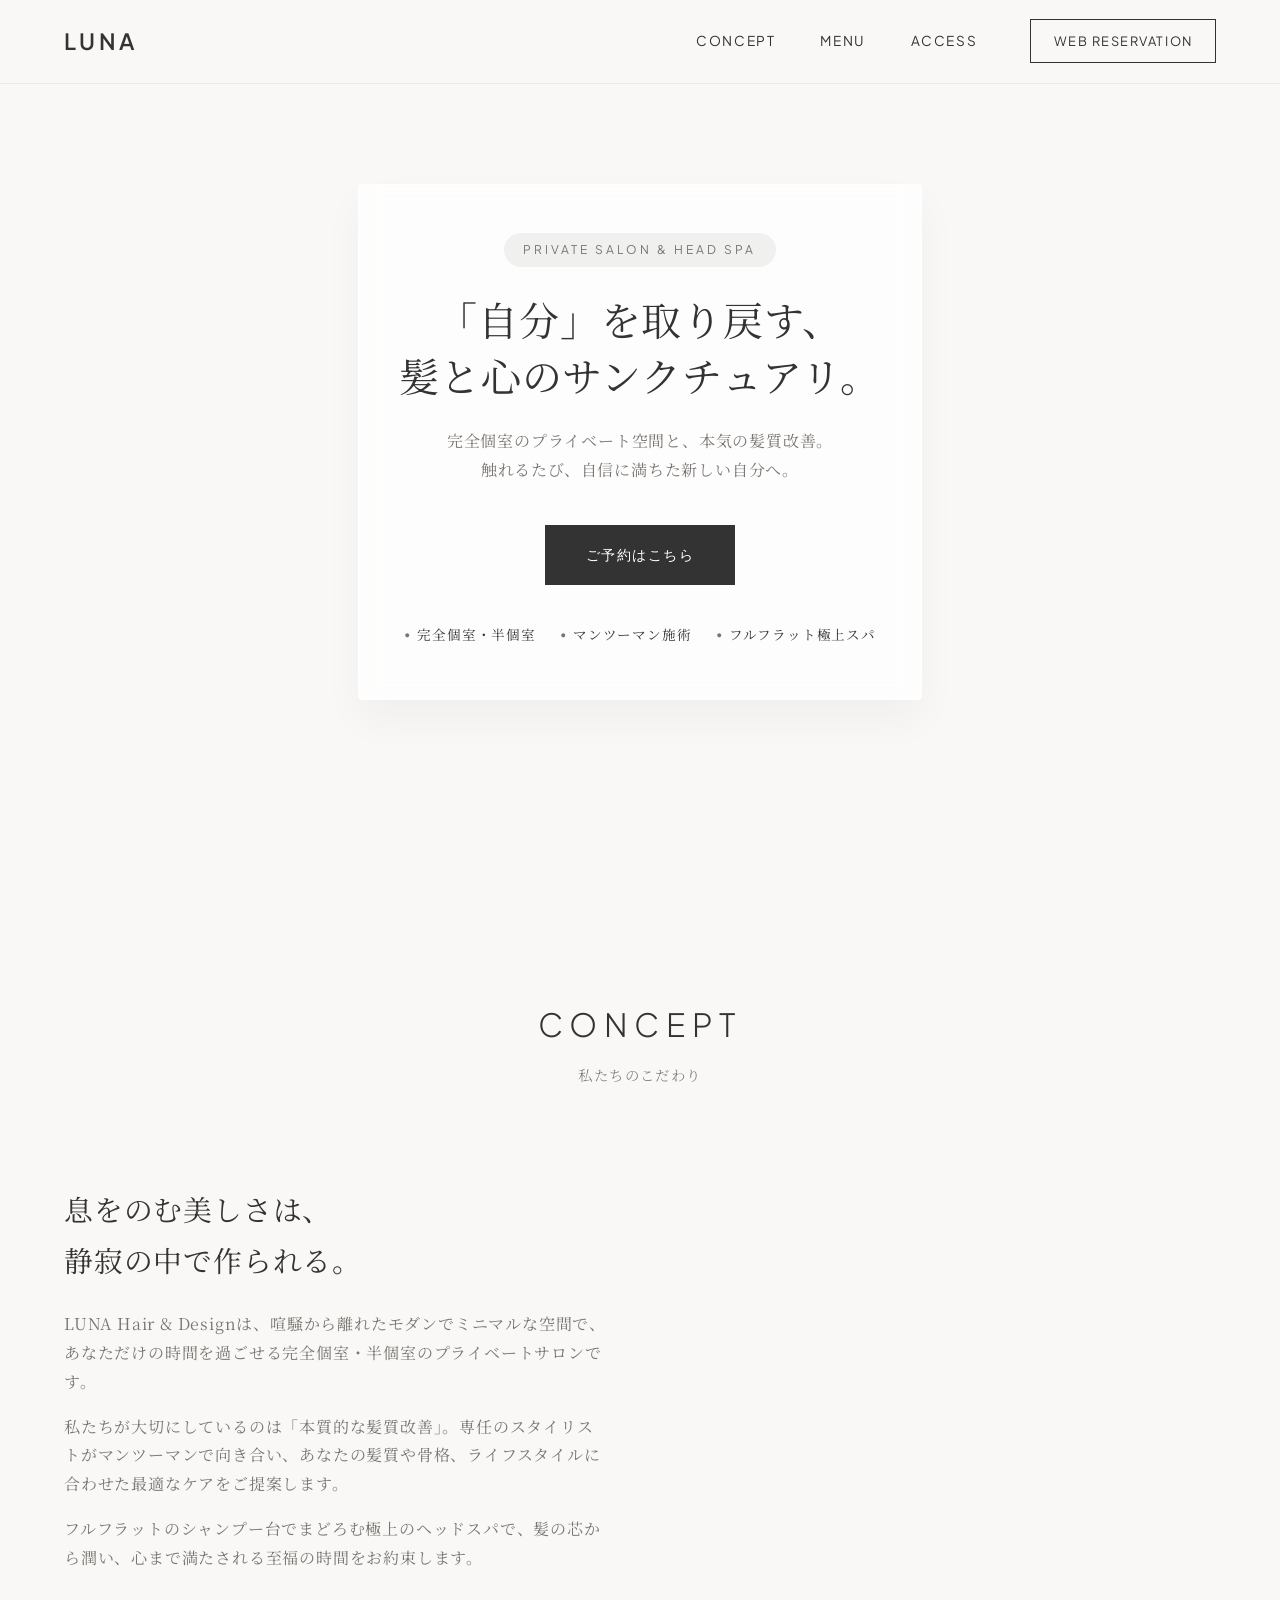
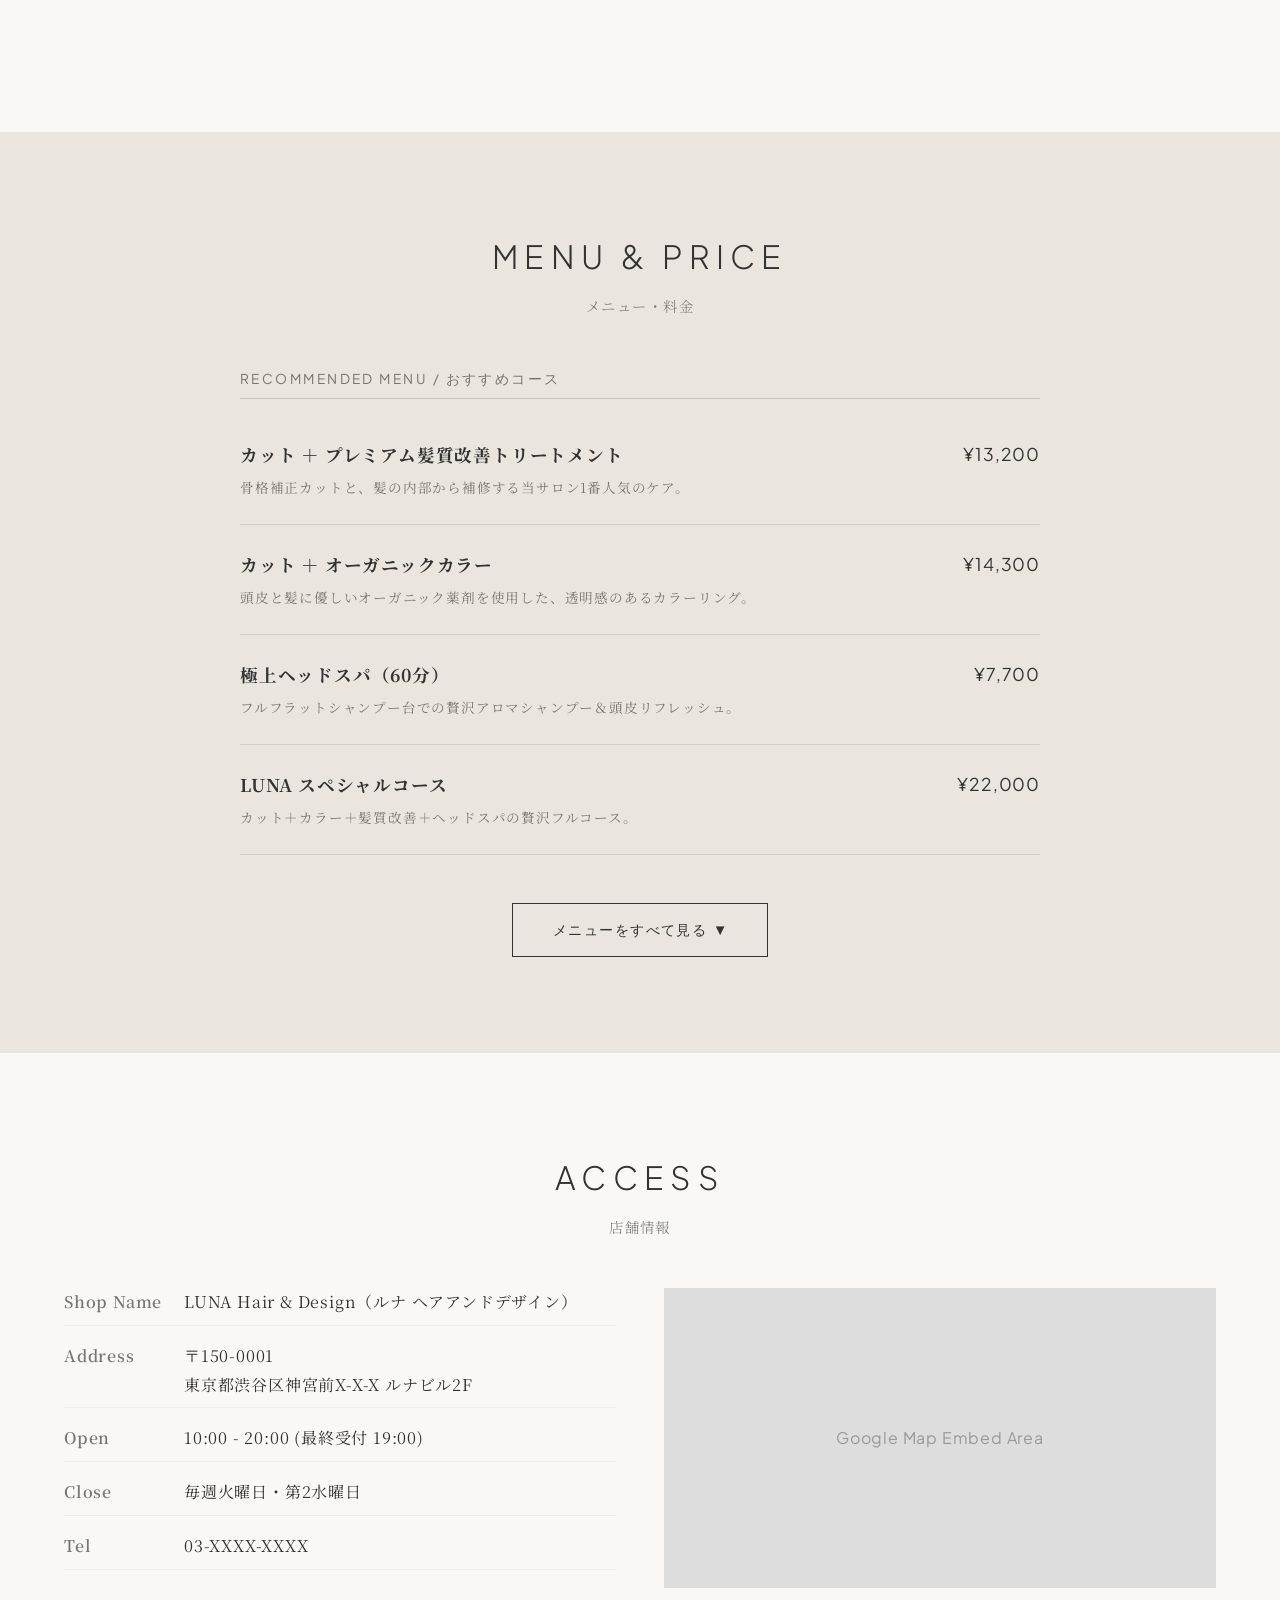
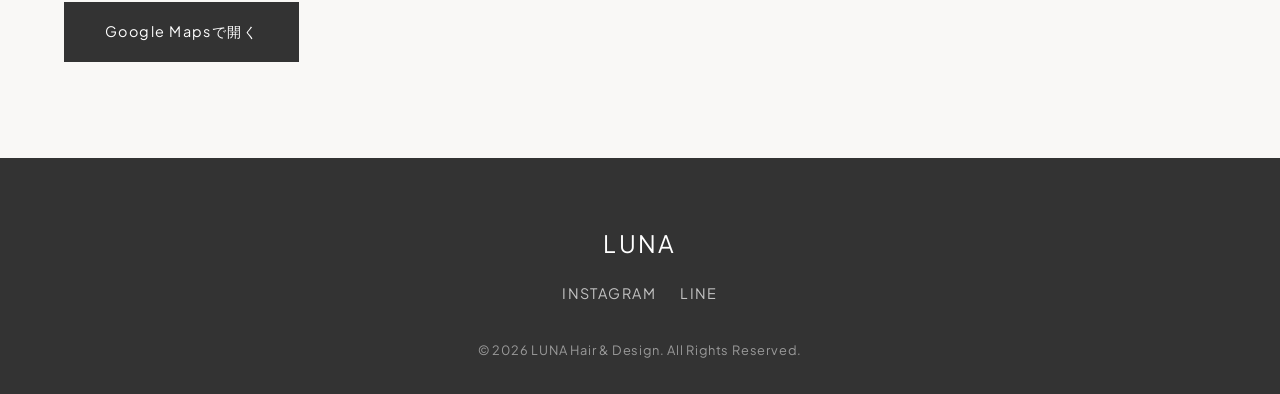
<file: works/luna.html>
<!DOCTYPE html>
<html lang="ja">
<head>
    <meta charset="UTF-8">
    <meta name="viewport" content="width=device-width, initial-scale=1.0">
    <title>LUNA Hair & Design | 自分を取り戻す、髪と心のサンクチュアリ</title>
    <!-- Google Fonts -->
    <link rel="preconnect" href="https://fonts.googleapis.com">
    <link rel="preconnect" href="https://fonts.gstatic.com" crossorigin>
    <link href="https://fonts.googleapis.com/css2?family=Noto+Serif+JP:wght@300;400;600&family=Plus+Jakarta+Sans:wght@300;400;600&display=swap" rel="stylesheet">
    <style>
        /* 
         * Color Palette 
         * Primary: #F9F8F6 (Light Beige - Background)
         * Secondary: #EAE6DF (Darker Beige - Accent)
         * Text: #333333 (Dark Gray)
         * Accent Text: #7A7571 (Muted Warm Gray)
         */

        :root {
            --bg-color: #F9F8F6;
            --accent-bg: #EAE6DF;
            --text-main: #333333;
            --text-light: #7A7571;
            --white: #FFFFFF;
            --font-serif: 'Noto Serif JP', serif;
            --font-sans: 'Plus Jakarta Sans', sans-serif;
            --transition: all 0.3s ease;
        }

        /* Reset & Base Styles */
        * {
            margin: 0;
            padding: 0;
            box-sizing: border-box;
        }

        body {
            font-family: var(--font-serif);
            color: var(--text-main);
            background-color: var(--bg-color);
            line-height: 1.8;
            letter-spacing: 0.05em;
            overflow-x: hidden;
        }

        a {
            text-decoration: none;
            color: inherit;
        }

        ul {
            list-style: none;
        }

        img {
            max-width: 100%;
            height: auto;
            display: block;
        }

        /* Utility Classes */
        .container {
            width: 90%;
            max-width: 1200px;
            margin: 0 auto;
        }

        .section-title {
            text-align: center;
            font-family: var(--font-sans);
            font-size: 2rem;
            font-weight: 300;
            letter-spacing: 0.2em;
            text-transform: uppercase;
            margin-bottom: 3rem;
            color: var(--text-main);
        }

        .section-title span {
            display: block;
            font-family: var(--font-serif);
            font-size: 0.9rem;
            letter-spacing: 0.1em;
            color: var(--text-light);
            margin-top: 0.5rem;
            text-transform: none;
        }

        .btn {
            display: inline-block;
            padding: 1rem 2.5rem;
            background-color: var(--text-main);
            color: var(--white);
            font-family: var(--font-sans);
            font-size: 0.9rem;
            letter-spacing: 0.1em;
            transition: var(--transition);
            border: 1px solid var(--text-main);
        }

        .btn:hover {
            background-color: transparent;
            color: var(--text-main);
        }

        section {
            padding: 6rem 0;
        }

        /* Header */
        header {
            position: fixed;
            top: 0;
            left: 0;
            width: 100%;
            background-color: rgba(249, 248, 246, 0.95);
            backdrop-filter: blur(5px);
            z-index: 1000;
            padding: 1.2rem 0;
            border-bottom: 1px solid rgba(0,0,0,0.05);
        }

        .header-inner {
            display: flex;
            justify-content: space-between;
            align-items: center;
        }

        .logo {
            font-family: var(--font-sans);
            font-size: 1.4rem;
            font-weight: 600;
            letter-spacing: 0.15em;
            color: var(--text-main);
        }

        .nav-links {
            display: flex;
            align-items: center;
            gap: 2.8rem; /* ナビゲーションタブの間隔を拡張 */
        }

        .nav-links a {
            font-family: var(--font-sans);
            font-size: 0.85rem;
            letter-spacing: 0.12em;
            text-transform: uppercase;
            color: var(--text-main);
            transition: var(--transition);
        }

        .nav-links a:not(.nav-reserve):hover {
            color: var(--text-light);
            opacity: 0.7;
        }

        .nav-links a.nav-reserve {
            padding: 0.6rem 1.4rem;
            border: 1px solid var(--text-main);
            font-size: 0.8rem;
            margin-left: 0.5rem;
        }

        .nav-links a.nav-reserve:hover {
            background-color: var(--text-main);
            color: var(--white);
        }

        /* Hero Section */
        .hero {
            min-height: 100vh;
            display: flex;
            align-items: center;
            justify-content: center;
            position: relative;
            text-align: center;
            padding-top: 80px;
            overflow: hidden;
        }

        /* Animated Slideshow Background */
        .hero-bg-slideshow {
            position: absolute;
            top: 0;
            left: 0;
            width: 100%;
            height: 100%;
            z-index: 1;
        }

        .hero-slide {
            position: absolute;
            top: 0;
            left: 0;
            width: 100%;
            height: 100%;
            background-size: cover;
            background-position: center;
            opacity: 0;
            animation: heroFade 18s infinite ease-in-out;
        }

        .hero-slide:nth-child(1) {
            background-image: url('https://images.unsplash.com/photo-1560066984-138dadb4c035?q=80&w=1974&auto=format&fit=crop');
            animation-delay: 0s;
        }

        .hero-slide:nth-child(2) {
            background-image: url('https://images.unsplash.com/photo-1522337360788-8b13dee7a37e?q=80&w=2069&auto=format&fit=crop');
            animation-delay: 6s;
        }

        .hero-slide:nth-child(3) {
            background-image: url('https://images.unsplash.com/photo-1562322140-8baeececf3df?q=80&w=2069&auto=format&fit=crop');
            animation-delay: 12s;
        }

        @keyframes heroFade {
            0% { opacity: 0; transform: scale(1.05); }
            8% { opacity: 1; }
            33% { opacity: 1; }
            41% { opacity: 0; transform: scale(1.0); }
            100% { opacity: 0; }
        }

        /* Soft Overlay Layer */
        .hero-overlay {
            position: absolute;
            top: 0;
            left: 0;
            width: 100%;
            height: 100%;
            background: linear-gradient(180deg, rgba(249, 248, 246, 0.45) 0%, rgba(249, 248, 246, 0.75) 50%, rgba(249, 248, 246, 0.95) 100%);
            z-index: 2;
        }

        .hero-content {
            position: relative;
            z-index: 3;
            max-width: 840px;
            padding: 3rem 2.5rem;
            background-color: rgba(255, 255, 255, 0.75);
            backdrop-filter: blur(12px);
            -webkit-backdrop-filter: blur(12px);
            border: 1px solid rgba(255, 255, 255, 0.8);
            box-shadow: 0 20px 40px rgba(0, 0, 0, 0.04);
            border-radius: 4px;
        }

        .hero-badge {
            display: inline-block;
            font-family: var(--font-sans);
            font-size: 0.75rem;
            letter-spacing: 0.25em;
            text-transform: uppercase;
            padding: 0.4rem 1.2rem;
            background-color: rgba(122, 117, 113, 0.1);
            color: var(--text-light);
            border-radius: 50px;
            margin-bottom: 1.5rem;
        }

        .hero-title {
            font-size: 2.5rem;
            font-weight: 400;
            margin-bottom: 1.5rem;
            line-height: 1.4;
        }

        .hero-subtitle {
            font-size: 1rem;
            color: var(--text-light);
            margin-bottom: 2.5rem;
        }

        .hero-features {
            display: flex;
            justify-content: center;
            gap: 1.5rem;
            margin-top: 2rem;
            flex-wrap: wrap;
        }

        .hero-feature-item {
            font-size: 0.85rem;
            color: var(--text-main);
            display: flex;
            align-items: center;
            gap: 0.4rem;
        }

        .hero-feature-item::before {
            content: '•';
            color: var(--text-light);
            font-size: 1.2rem;
        }

        /* Concept Section */
        .concept-grid {
            display: grid;
            grid-template-columns: 1fr 1fr;
            gap: 4rem;
            align-items: center;
        }

        .concept-image {
            width: 100%;
            height: 500px;
            background: url('https://images.unsplash.com/photo-1600948836101-f9ffda59d250?q=80&w=2036&auto=format&fit=crop') center/cover no-repeat;
        }

        .concept-text h3 {
            font-size: 1.8rem;
            font-weight: 400;
            margin-bottom: 1.5rem;
        }

        .concept-text p {
            color: var(--text-light);
            margin-bottom: 1rem;
        }

        /* Menu Section */
        .menu {
            background-color: var(--accent-bg);
        }

        .menu-list {
            max-width: 800px;
            margin: 0 auto;
        }

        .menu-item {
            display: flex;
            justify-content: space-between;
            padding: 1.5rem 0;
            border-bottom: 1px solid rgba(0,0,0,0.1);
        }

        .menu-item:last-child {
            border-bottom: none;
        }

        .menu-name {
            font-size: 1.1rem;
        }

        .menu-desc {
            font-size: 0.85rem;
            color: var(--text-light);
            margin-top: 0.3rem;
        }

        .menu-price {
            font-family: var(--font-sans);
            font-size: 1.1rem;
        }

        .menu-category-title {
            font-family: var(--font-sans);
            font-size: 0.85rem;
            letter-spacing: 0.18em;
            text-transform: uppercase;
            color: var(--text-light);
            margin: 2.5rem 0 1rem;
            padding-bottom: 0.4rem;
            border-bottom: 1px solid rgba(0, 0, 0, 0.15);
        }

        .more-menu-container {
            max-height: 0;
            overflow: hidden;
            opacity: 0;
            transition: max-height 0.7s cubic-bezier(0, 1, 0, 1), opacity 0.4s ease;
        }

        .more-menu-container.is-expanded {
            max-height: 2500px;
            opacity: 1;
            transition: max-height 0.9s ease-in-out, opacity 0.5s ease 0.1s;
        }

        /* Access Section */
        .access-content {
            display: grid;
            grid-template-columns: 1fr 1fr;
            gap: 3rem;
        }

        .info-list {
            margin-bottom: 2rem;
        }

        .info-list li {
            display: flex;
            margin-bottom: 1rem;
            border-bottom: 1px solid #eee;
            padding-bottom: 0.5rem;
        }

        .info-label {
            width: 120px;
            font-weight: 600;
            color: var(--text-light);
        }

        .map-placeholder {
            width: 100%;
            height: 300px;
            background-color: #ddd;
            display: flex;
            align-items: center;
            justify-content: center;
            color: #999;
            font-family: var(--font-sans);
            /* In a real project, embed Google Maps iframe here */
        }

        /* Footer */
        footer {
            background-color: var(--text-main);
            color: var(--white);
            padding: 4rem 0 2rem;
            text-align: center;
        }

        .footer-logo {
            font-family: var(--font-sans);
            font-size: 1.5rem;
            letter-spacing: 0.1em;
            margin-bottom: 1rem;
        }

        .social-links {
            display: flex;
            justify-content: center;
            gap: 1.5rem;
            margin-bottom: 2rem;
        }

        .social-links a {
            font-family: var(--font-sans);
            font-size: 0.9rem;
            letter-spacing: 0.1em;
            text-transform: uppercase;
            color: rgba(255,255,255,0.7);
            transition: var(--transition);
        }

        .social-links a:hover {
            color: var(--white);
        }

        .copyright {
            font-size: 0.8rem;
            color: rgba(255,255,255,0.5);
            font-family: var(--font-sans);
        }

        /* Responsive Design */
        @media (max-width: 768px) {
            .nav-links {
                display: none; /* Mobile menu would typically be a hamburger */
            }

            .hero-title {
                font-size: 1.8rem;
            }

            .concept-grid {
                grid-template-columns: 1fr;
                gap: 2rem;
            }

            .concept-image {
                height: 300px;
                order: -1; /* Image on top for mobile */
            }

            .access-content {
                grid-template-columns: 1fr;
            }
        }
    </style>
</head>
<body>

    <!-- Header Section -->
    <header>
        <div class="container header-inner">
            <a href="#" class="logo">LUNA</a>
            <nav class="nav-links">
                <a href="#concept">Concept</a>
                <a href="#menu">Menu</a>
                <a href="#access">Access</a>
                <a href="#" class="nav-reserve">Web Reservation</a>
            </nav>
        </div>
    </header>

    <!-- Hero Section -->
    <section class="hero">
        <div class="hero-bg-slideshow">
            <div class="hero-slide"></div>
            <div class="hero-slide"></div>
            <div class="hero-slide"></div>
        </div>
        <div class="hero-overlay"></div>
        <div class="hero-content">
            <span class="hero-badge">Private Salon & Head Spa</span>
            <h1 class="hero-title">「自分」を取り戻す、<br>髪と心のサンクチュアリ。</h1>
            <p class="hero-subtitle">完全個室のプライベート空間と、本気の髪質改善。<br>触れるたび、自信に満ちた新しい自分へ。</p>
            <a href="#" class="btn">ご予約はこちら</a>
            <div class="hero-features">
                <span class="hero-feature-item">完全個室・半個室</span>
                <span class="hero-feature-item">マンツーマン施術</span>
                <span class="hero-feature-item">フルフラット極上スパ</span>
            </div>
        </div>
    </section>

    <!-- Concept Section -->
    <section id="concept" class="concept">
        <div class="container">
            <h2 class="section-title">Concept <span>私たちのこだわり</span></h2>
            <div class="concept-grid">
                <div class="concept-text">
                    <h3>息をのむ美しさは、<br>静寂の中で作られる。</h3>
                    <p>LUNA Hair & Designは、喧騒から離れたモダンでミニマルな空間で、あなただけの時間を過ごせる完全個室・半個室のプライベートサロンです。</p>
                    <p>私たちが大切にしているのは「本質的な髪質改善」。専任のスタイリストがマンツーマンで向き合い、あなたの髪質や骨格、ライフスタイルに合わせた最適なケアをご提案します。</p>
                    <p>フルフラットのシャンプー台でまどろむ極上のヘッドスパで、髪の芯から潤い、心まで満たされる至福の時間をお約束します。</p>
                </div>
                <!-- Image Placeholder -->
                <div class="concept-image" title="サロン内観イメージ"></div>
            </div>
        </div>
    </section>

    <!-- Menu Section -->
    <section id="menu" class="menu">
        <div class="container">
            <h2 class="section-title">Menu & Price <span>メニュー・料金</span></h2>
            <div class="menu-list">
                <div class="menu-category-title">Recommended Menu / おすすめコース</div>
                <div class="menu-item">
                    <div>
                        <h4 class="menu-name">カット ＋ プレミアム髪質改善トリートメント</h4>
                        <p class="menu-desc">骨格補正カットと、髪の内部から補修する当サロン1番人気のケア。</p>
                    </div>
                    <div class="menu-price">¥13,200</div>
                </div>

                <div class="menu-item">
                    <div>
                        <h4 class="menu-name">カット ＋ オーガニックカラー</h4>
                        <p class="menu-desc">頭皮と髪に優しいオーガニック薬剤を使用した、透明感のあるカラーリング。</p>
                    </div>
                    <div class="menu-price">¥14,300</div>
                </div>

                <div class="menu-item">
                    <div>
                        <h4 class="menu-name">極上ヘッドスパ（60分）</h4>
                        <p class="menu-desc">フルフラットシャンプー台での贅沢アロマシャンプー＆頭皮リフレッシュ。</p>
                    </div>
                    <div class="menu-price">¥7,700</div>
                </div>

                <div class="menu-item">
                    <div>
                        <h4 class="menu-name">LUNA スペシャルコース</h4>
                        <p class="menu-desc">カット＋カラー＋髪質改善＋ヘッドスパの贅沢フルコース。</p>
                    </div>
                    <div class="menu-price">¥22,000</div>
                </div>

                <!-- Expanded Menu items hidden by default -->
                <div id="more-menu" class="more-menu-container">
                    
                    <div class="menu-category-title">Cut & Styling / カット・スタイリング</div>
                    <div class="menu-item">
                        <div>
                            <h4 class="menu-name">デザインカット（シャンプー・ブロー込）</h4>
                            <p class="menu-desc">一人ひとりの骨格・毛流れに合わせた再現性の高いパーソナルカット。</p>
                        </div>
                        <div class="menu-price">¥6,600</div>
                    </div>
                    <div class="menu-item">
                        <div>
                            <h4 class="menu-name">前髪・ポイントカット</h4>
                            <p class="menu-desc">目元の印象を美しく整える前髪・フェイスラインの微調整。</p>
                        </div>
                        <div class="menu-price">¥1,650</div>
                    </div>

                    <div class="menu-category-title">Color / カラー</div>
                    <div class="menu-item">
                        <div>
                            <h4 class="menu-name">透明感アディクシー / イルミナカラー</h4>
                            <p class="menu-desc">赤みを抑え、やわらかなツヤと透明感を演出する上質カラー。</p>
                        </div>
                        <div class="menu-price">¥8,800</div>
                    </div>
                    <div class="menu-item">
                        <div>
                            <h4 class="menu-name">デザインハイライト / ケアブリーチカラー</h4>
                            <p class="menu-desc">立体感と抜け感を叶える上品なハイライト・インナーカラー（ケア処理込）。</p>
                        </div>
                        <div class="menu-price">¥16,500〜</div>
                    </div>

                    <div class="menu-category-title">Perm & Straight / パーマ・ストレート</div>
                    <div class="menu-item">
                        <div>
                            <h4 class="menu-name">プレミアム酸性ストレート（縮毛矯正）</h4>
                            <p class="menu-desc">ダメージを最小限に抑え、生まれつきの直毛のような自然で柔らかな指通りへ。</p>
                        </div>
                        <div class="menu-price">¥19,800</div>
                    </div>
                    <div class="menu-item">
                        <div>
                            <h4 class="menu-name">ナチュラルニュアンスパーマ</h4>
                            <p class="menu-desc">毎朝のスタイリングが楽になる、ふんわり柔らかなウェーブスタイル。</p>
                        </div>
                        <div class="menu-price">¥9,900</div>
                    </div>

                    <div class="menu-category-title">Head Spa & Hair Care / ヘッドスパ・髪質改善</div>
                    <div class="menu-item">
                        <div>
                            <h4 class="menu-name">サイエンスアクア プレミアム髪質改善チャージ</h4>
                            <p class="menu-desc">水とアミノ酸の力でエイジング毛やくせ毛の広がりを根本から毛髪改善。</p>
                        </div>
                        <div class="menu-price">¥9,900</div>
                    </div>
                    <div class="menu-item">
                        <div>
                            <h4 class="menu-name">ディープアロマエステ スパ（45分）</h4>
                            <p class="menu-desc">オーガニックオイルとツボ押し頭部マッサージによる深層リラクゼーション。</p>
                        </div>
                        <div class="menu-price">¥6,600</div>
                    </div>

                </div>

            </div>
            <div style="text-align: center; margin-top: 3rem;">
                <button id="toggle-menu-btn" class="btn" style="background-color: transparent; color: var(--text-main); cursor: pointer;">
                    メニューをすべて見る <span style="font-size: 0.8em; margin-left: 0.3rem;">▼</span>
                </button>
            </div>
        </div>
    </section>

    <!-- Access Section -->
    <section id="access" class="access">
        <div class="container">
            <h2 class="section-title">Access <span>店舗情報</span></h2>
            <div class="access-content">
                <div class="access-info">
                    <ul class="info-list">
                        <li>
                            <span class="info-label">Shop Name</span>
                            <span>LUNA Hair & Design（ルナ ヘアアンドデザイン）</span>
                        </li>
                        <li>
                            <span class="info-label">Address</span>
                            <span>〒150-0001<br>東京都渋谷区神宮前X-X-X ルナビル2F</span>
                        </li>
                        <li>
                            <span class="info-label">Open</span>
                            <span>10:00 - 20:00 (最終受付 19:00)</span>
                        </li>
                        <li>
                            <span class="info-label">Close</span>
                            <span>毎週火曜日・第2水曜日</span>
                        </li>
                        <li>
                            <span class="info-label">Tel</span>
                            <span>03-XXXX-XXXX</span>
                        </li>
                    </ul>
                    <a href="#" class="btn">Google Mapsで開く</a>
                </div>
                <!-- Map Placeholder -->
                <div class="map-placeholder">
                    Google Map Embed Area
                </div>
            </div>
        </div>
    </section>

    <!-- Footer -->
    <footer>
        <div class="container">
            <div class="footer-logo">LUNA</div>
            <div class="social-links">
                <a href="#">Instagram</a>
                <a href="#">Line</a>
            </div>
            <p class="copyright">&copy; 2026 LUNA Hair & Design. All Rights Reserved.</p>
        </div>
    </footer>

    <script>
        document.addEventListener('DOMContentLoaded', function() {
            const toggleBtn = document.getElementById('toggle-menu-btn');
            const moreMenu = document.getElementById('more-menu');
            
            if (toggleBtn && moreMenu) {
                toggleBtn.addEventListener('click', function(e) {
                    e.preventDefault();
                    const isExpanded = moreMenu.classList.toggle('is-expanded');
                    
                    if (isExpanded) {
                        toggleBtn.innerHTML = 'メニューを閉じる <span style="font-size: 0.8em; margin-left: 0.3rem;">▲</span>';
                    } else {
                        toggleBtn.innerHTML = 'メニューをすべて見る <span style="font-size: 0.8em; margin-left: 0.3rem;">▼</span>';
                        document.getElementById('menu').scrollIntoView({ behavior: 'smooth' });
                    }
                });
            }
        });
    </script>
</body>
</html>
</file>
<file: css/style.css>
/* Hallmark · checked: 2026-11-18 · genre: editorial (inferred)
 * floor: 0 FAIL · fixed: 7 (7a, 34, 48, 50, 54, 67, 26b) · structural: 2 printed (42, 24b)
 * built: the project · redesign: polish · v2.0.0 */

/* =========================================================
   ポートフォリオ  style.css
   モバイルファースト / 768px〜 タブレット / 1024px〜 PC
   ========================================================= */

:root {
  /* カラー */
  --kinari: #F6F2EA;      /* 生成り：背景 */
  --washi: #ECE5D8;       /* 和紙：面の切り替え */
  --sumi: #23201C;        /* 墨：本文 */
  --usuzumi: #5F574E;     /* 薄墨：補足文（生成り上で 6:1 以上） */
  --terracotta: #B5532F;  /* 差し色 */
  --terracotta-dark: #96421F;
  --line: #D9CFBE;        /* 罫線 */
  --line-strong: #BDB2A0; /* 入力欄の枠 */
  --paper: #FFFCF6;       /* 生成りに寄せた白：入力欄・作品の台紙・ボタン文字 */
  --kinari-muted: #D8D0C3;/* 墨の面の上の補足文 */
  --shadow: rgba(35, 32, 28, 0.45);
  --shadow-strong: rgba(35, 32, 28, 0.5);

  /* 文字 */
  --font-serif: "Shippori Mincho", "Hiragino Mincho ProN", serif;
  --font-sans: "Zen Kaku Gothic New", "Hiragino Sans", sans-serif;

  /* 余白 */
  --gutter: 20px;
  --section-space: 88px;
  --max: 1120px;
}

*,
*::before,
*::after { box-sizing: border-box; }

html { scroll-behavior: smooth; scroll-padding-top: 72px; overflow-x: clip; }

body {
  margin: 0;
  background: var(--kinari);
  color: var(--sumi);
  font-family: var(--font-sans);
  font-size: 16px;
  line-height: 1.9;
  letter-spacing: 0.04em;
  -webkit-font-smoothing: antialiased;
  overflow-x: clip;
}

/* 文末の1〜2文字だけが次の行に残らないようにし、日本語は文節で折り返す
   （幅の狭い「制作の流れ」は行の長さがばらつくため、文節折り返しを外す） */
p,
li {
  text-wrap: pretty;
  word-break: auto-phrase;
}
.flow__text { word-break: normal; }

img { display: block; max-width: 100%; height: auto; }
a { color: inherit; }

:focus-visible {
  outline: 2px solid var(--terracotta);
  outline-offset: 3px;
}

.container {
  width: 100%;
  max-width: var(--max);
  margin-inline: auto;
  padding-inline: var(--gutter);
}

.visually-hidden {
  position: absolute; width: 1px; height: 1px;
  overflow: hidden; clip: rect(0 0 0 0); white-space: nowrap;
}

/* ---------- 共通：見出し・ボタン ---------- */

.section { padding-block: var(--section-space); }
.section--washi { background: var(--washi); }

.section-title {
  margin: 0 0 12px;
  font-family: var(--font-serif);
  font-weight: 600;
  font-size: clamp(1.6rem, 1.2rem + 1.6vw, 2.25rem);
  line-height: 1.5;
  letter-spacing: 0.08em;
  text-wrap: balance;
}

.section-lead {
  margin: 0 0 48px;
  max-width: 42em;
  color: var(--usuzumi);
}

.btn {
  display: inline-flex;
  align-items: center;
  justify-content: center;
  gap: 10px;
  min-height: 52px;
  padding: 12px 28px;
  border: 1px solid transparent;
  border-radius: 999px;
  font-family: var(--font-sans);
  font-size: 1rem;
  font-weight: 700;
  letter-spacing: 0.06em;
  text-decoration: none;
  white-space: nowrap;
  cursor: pointer;
  transition: background-color .2s ease, color .2s ease, border-color .2s ease, transform .1s ease;
}

.btn--primary { background: var(--terracotta); color: var(--paper); }
.btn--primary:hover { background: var(--terracotta-dark); }

/* 押した瞬間は少し沈ませ、押せない間は薄くする */
.btn:active { transform: translateY(1px); }
.btn:disabled,
.btn[aria-disabled="true"] { opacity: 0.5; cursor: not-allowed; transform: none; }

.btn--ghost { border-color: var(--sumi); color: var(--sumi); background: transparent; }
.btn--ghost:hover { background: var(--sumi); color: var(--kinari); }

.btn__icon { width: 22px; height: 22px; flex-shrink: 0; }

/* ---------- ヘッダー ---------- */

.site-header {
  position: sticky;
  top: 0;
  z-index: 50;
  background: var(--kinari);
  border-bottom: 1px solid var(--line);
}

.site-header__inner {
  display: flex;
  align-items: center;
  justify-content: space-between;
  height: 64px;
}

.logo {
  font-family: var(--font-serif);
  font-weight: 700;
  font-size: 1.125rem;
  letter-spacing: 0.12em;
  text-decoration: none;
  white-space: nowrap;
}

.header-actions { display: flex; align-items: center; gap: 8px; }

/* 狭いスマホではヘッダーのボタンを隠す（トップにも同じボタンがあるため） */
.header-cta { display: none; min-height: 40px; padding: 6px 16px; font-size: 0.875rem; white-space: nowrap; }
@media (min-width: 360px) {
  .header-cta { display: inline-flex; }
}

.menu-toggle {
  display: grid;
  place-items: center;
  width: 44px;
  height: 44px;
  padding: 0;
  border: 0;
  background: none;
  cursor: pointer;
}

.menu-toggle__bar,
.menu-toggle__bar::before,
.menu-toggle__bar::after {
  display: block;
  width: 22px;
  height: 2px;
  background: var(--sumi);
  transition: transform .25s ease, background-color .25s ease;
}
.menu-toggle__bar { position: relative; }
.menu-toggle__bar::before,
.menu-toggle__bar::after { content: ""; position: absolute; left: 0; }
.menu-toggle__bar::before { top: -7px; }
.menu-toggle__bar::after { top: 7px; }

.menu-toggle[aria-expanded="true"] .menu-toggle__bar { background: transparent; }
.menu-toggle[aria-expanded="true"] .menu-toggle__bar::before { transform: translateY(7px) rotate(45deg); }
.menu-toggle[aria-expanded="true"] .menu-toggle__bar::after { transform: translateY(-7px) rotate(-45deg); }

.global-nav {
  position: absolute;
  top: 64px;
  left: 0;
  right: 0;
  background: var(--kinari);
  border-bottom: 1px solid var(--line);
  display: none;
}
.global-nav.is-open { display: block; }

.global-nav__list {
  list-style: none;
  margin: 0;
  padding: 8px var(--gutter) 20px;
}

.global-nav__list a {
  display: block;
  padding: 14px 0;
  border-bottom: 1px solid var(--line);
  text-decoration: none;
  font-weight: 500;
}

/* ---------- ヒーロー（このページの主役） ---------- */

.hero {
  padding-block: 56px 72px;
  overflow: hidden;
}

.hero__inner {
  display: grid;
  gap: 40px;
}

.hero__copy {
  display: grid;
  gap: 32px;
}

.hero__title {
  margin: 0;
  font-family: var(--font-serif);
  font-weight: 600;
  font-size: clamp(1.75rem, 0.6rem + 5vw, 4.5rem);
  line-height: 1.45;
  letter-spacing: 0.04em;
  text-wrap: balance;
  overflow-wrap: break-word;
  min-width: 0;
}

.hero__body {
  padding-top: 0.5em;
}

.hero__lead {
  margin: 0 0 28px;
  font-size: 0.9375rem;
}

.hero__actions {
  display: flex;
  flex-direction: column;
  align-items: flex-start;
  gap: 14px;
}

.hero__note {
  margin: 0;
  font-size: 0.8125rem;
  color: var(--usuzumi);
}

/* 3作品のスマホ画面を重ねて見せる */
.hero__phones {
  position: relative;
  height: 380px;
  margin-inline: auto;
  width: 100%;
  max-width: 400px;
}

.phone {
  position: absolute;
  top: 0;
  width: 46%;
  aspect-ratio: 390 / 844;
  border: 6px solid var(--sumi);
  border-radius: 26px;
  overflow: hidden;
  background: var(--sumi);
  box-shadow: 0 18px 40px -18px var(--shadow);
  opacity: 0;
  animation: phone-rise .9s cubic-bezier(.2, .7, .2, 1) forwards;
}
.phone img { width: 100%; height: 100%; object-fit: cover; object-position: top; }

.phone--1 { left: 0;    top: 48px; transform: rotate(-6deg); animation-delay: .15s; --r: -6deg; }
.phone--2 { left: 27%;  top: 0;    z-index: 2;               animation-delay: .35s; --r: 0deg; }
.phone--3 { right: 0;   top: 56px; transform: rotate(6deg);  animation-delay: .55s; --r: 6deg; }

@keyframes phone-rise {
  from { opacity: 0; transform: translateY(40px) rotate(var(--r)); }
  to   { opacity: 1; transform: translateY(0) rotate(var(--r)); }
}

/* ---------- 作品 ---------- */

.works-list {
  list-style: none;
  margin: 0;
  padding: 0;
  display: grid;
  gap: 64px;
}

.work {
  display: grid;
  gap: 24px;
}

.work__visual {
  display: block;
  border-radius: 6px;
  overflow: hidden;
  border: 1px solid var(--line);
  background: var(--paper);
  box-shadow: 0 1px 0 var(--line);
  transition: transform .3s ease, box-shadow .3s ease;
}
.work__visual:hover {
  transform: translateY(-4px);
  box-shadow: 0 16px 32px -20px var(--shadow-strong);
}

.work__visual img { aspect-ratio: 16 / 10; object-fit: cover; object-position: top; width: 100%; }

.work__tag {
  display: inline-block;
  margin-bottom: 10px;
  padding: 2px 12px;
  border: 1px solid currentColor;
  border-radius: 999px;
  font-size: 0.8125rem;
  font-weight: 500;
  letter-spacing: 0;
}
.work__tag--real { color: var(--terracotta); }
.work__tag--sample { color: var(--usuzumi); }

.work__name {
  margin: 0;
  font-family: var(--font-serif);
  font-size: 1.5rem;
  font-weight: 600;
  line-height: 1.5;
}

.work__type { margin: 2px 0 14px; color: var(--usuzumi); font-size: 0.875rem; }

.work__point { margin: 0 0 10px; }

/* 指で押しやすいよう、押せる範囲を高さ44px以上にする */
.work__link {
  display: inline-flex;
  align-items: center;
  min-height: 44px;
  font-weight: 700;
  color: var(--terracotta);
  text-underline-offset: 6px;
}
.work__link:hover { color: var(--terracotta-dark); }

/* ---------- 選ばれる理由 ---------- */

.reasons {
  display: grid;
  gap: 40px;
}

.reason {
  padding-top: 20px;
  border-top: 2px solid var(--sumi);
}

.reason__title {
  margin: 0 0 12px;
  font-family: var(--font-serif);
  font-size: 1.25rem;
  font-weight: 600;
  line-height: 1.6;
}

.reason__text { margin: 0; color: var(--usuzumi); }

/* ---------- 料金 ---------- */

.plans {
  display: grid;
  gap: 24px;
}

.plan {
  padding: 32px 24px;
  background: var(--kinari);
  border: 1px solid var(--line);
  border-radius: 6px;
}

.plan--featured { border: 2px solid var(--terracotta); }

.plan__name {
  margin: 0;
  font-family: var(--font-serif);
  font-size: 1.375rem;
  font-weight: 600;
}

.plan__for { margin: 4px 0 18px; color: var(--usuzumi); font-size: 0.875rem; }

.plan__price {
  margin: 0 0 20px;
  font-family: var(--font-serif);
  font-size: 2rem;
  font-weight: 600;
  line-height: 1.3;
}
.plan__price small { font-family: var(--font-sans); font-size: 0.875rem; font-weight: 500; }

/* モニター価格：通常価格を打ち消し線で添え、ラベルで条件付きの価格だと示す */
.plan__regular { margin: 0; font-size: 0.875rem; color: var(--usuzumi); }
.plan__tag {
  display: block;
  margin-bottom: 2px;
  font-family: var(--font-sans);
  font-size: 0.75rem;
  font-weight: 700;
  letter-spacing: 0;
  color: var(--terracotta-dark);
}

.plan__list {
  margin: 0;
  padding: 18px 0 0;
  border-top: 1px solid var(--line);
  list-style: none;
}
.plan__list li {
  position: relative;
  padding-left: 1.4em;
  margin-bottom: 6px;
  font-size: 0.9375rem;
}
.plan__list li::before {
  content: "";
  position: absolute;
  left: 0.2em;
  top: 0.75em;
  width: 0.5em;
  height: 0.5em;
  border-radius: 50%;
  background: var(--terracotta);
}

.plans-note { margin: 24px 0 0; font-size: 0.875rem; color: var(--usuzumi); }

/* ---------- 制作の流れ（順番がある内容なので番号を付ける） ---------- */

.flow {
  list-style: none;
  margin: 0;
  padding: 0;
  counter-reset: flow;
  display: grid;
  gap: 0;
}

.flow__step {
  counter-increment: flow;
  position: relative;
  padding: 0 0 32px 64px;
}

.flow__step::before {
  content: counter(flow);
  position: absolute;
  left: 0;
  top: 0;
  display: grid;
  place-items: center;
  width: 44px;
  height: 44px;
  border-radius: 50%;
  background: var(--sumi);
  color: var(--kinari);
  font-family: var(--font-serif);
  font-weight: 600;
  font-size: 1.125rem;
}

.flow__step::after {
  content: "";
  position: absolute;
  left: 21px;
  top: 48px;
  bottom: 4px;
  width: 2px;
  background: var(--line);
}
.flow__step:last-child::after { display: none; }
.flow__step:last-child { padding-bottom: 0; }

.flow__title {
  margin: 6px 0 6px;
  font-family: var(--font-serif);
  font-size: 1.125rem;
  font-weight: 600;
}

.flow__text { margin: 0; color: var(--usuzumi); font-size: 0.9375rem; }

/* ---------- 自己紹介 ---------- */

.about {
  display: grid;
  gap: 32px;
  align-items: start;
  margin-top: 40px;
}

.about__photo {
  width: 200px;
  border-radius: 50%;
  overflow: hidden;
  border: 1px solid var(--line);
}

.about__name {
  margin: 0 0 4px;
  font-family: var(--font-serif);
  font-size: 1.5rem;
  font-weight: 600;
}

.about__role { margin: 0 0 20px; color: var(--usuzumi); font-size: 0.875rem; }

.about__text p { margin: 0 0 1em; max-width: 36em; }

/* ---------- よくある質問 ---------- */

.faq { max-width: 760px; margin-top: 40px; }

.faq__item { border-bottom: 1px solid var(--line); }
.faq__item:first-child { border-top: 1px solid var(--line); }

.faq__q {
  position: relative;
  padding: 20px 40px 20px 0;
  font-weight: 700;
  cursor: pointer;
  list-style: none;
}
.faq__q::-webkit-details-marker { display: none; }

.faq__q::after {
  content: "";
  position: absolute;
  right: 8px;
  top: 50%;
  width: 10px;
  height: 10px;
  border-right: 2px solid var(--terracotta);
  border-bottom: 2px solid var(--terracotta);
  transform: translateY(-70%) rotate(45deg);
  transition: transform .25s ease;
}
.faq__item[open] .faq__q::after { transform: translateY(-30%) rotate(-135deg); }

.faq__a { margin: 0; padding: 0 0 24px; color: var(--usuzumi); }

/* ---------- お問い合わせ ---------- */

.contact {
  display: grid;
  gap: 48px;
}

.contact__line {
  padding: 32px 24px;
  background: var(--sumi);
  color: var(--kinari);
  border-radius: 6px;
}

.contact__line-title {
  margin: 0 0 8px;
  font-family: var(--font-serif);
  font-size: 1.375rem;
  font-weight: 600;
}

.contact__line-text { margin: 0 0 24px; color: var(--kinari-muted); font-size: 0.9375rem; }

.contact__line .btn { width: 100%; }

.form-title {
  margin: 0 0 20px;
  font-family: var(--font-serif);
  font-size: 1.25rem;
  font-weight: 600;
}

.form { display: grid; gap: 20px; }

.form__field { display: grid; gap: 6px; }

.form__label { font-weight: 700; font-size: 0.9375rem; }
.form__required { margin-left: 6px; color: var(--terracotta); font-size: 0.8125rem; }

.form__input,
.form__textarea {
  width: 100%;
  padding: 12px 14px;
  border: 1px solid var(--line-strong);
  border-radius: 4px;
  background: var(--paper);
  color: var(--sumi);
  font: inherit;
  font-size: 16px; /* iOSで勝手にズームしない */
}
.form__textarea { min-height: 160px; resize: vertical; }

.form__input:focus,
.form__textarea:focus { outline: 2px solid var(--terracotta); outline-offset: 0; border-color: var(--terracotta); }

.form__submit { justify-self: start; }

/* ---------- フッター ---------- */

.site-footer {
  padding-block: 40px;
  border-top: 1px solid var(--line);
  text-align: center;
  font-size: 0.8125rem;
  color: var(--usuzumi);
}
.site-footer .logo { display: inline-block; margin-bottom: 8px; color: var(--sumi); }
.site-footer p { margin: 0; }

/* =========================================================
   768px〜 タブレット
   ========================================================= */
@media (min-width: 768px) {
  :root { --gutter: 40px; --section-space: 112px; }

  .hero__phones { height: 500px; max-width: 460px; }

  .work { grid-template-columns: minmax(0, 1.4fr) minmax(0, 1fr); align-items: center; gap: 40px; }
  .works-list > li:nth-child(even) .work__visual { order: 2; }

  .reasons { grid-template-columns: repeat(3, 1fr); gap: 32px; }

  .plans { grid-template-columns: repeat(2, 1fr); }

  .about { grid-template-columns: 220px minmax(0, 1fr); gap: 48px; }
  .about__photo { width: 100%; }

  .contact__line { padding: 40px; }
  .contact__line .btn { width: auto; }
}

/* =========================================================
   1024px〜 PC
   ========================================================= */
@media (min-width: 1024px) {
  .menu-toggle { display: none; }

  .global-nav {
    position: static;
    display: block;
    background: none;
    border: 0;
  }
  .global-nav__list {
    display: flex;
    gap: 28px;
    padding: 0;
  }
  .global-nav__list a {
    padding: 4px 0;
    border: 0;
    font-size: 0.9375rem;
    text-decoration: underline;
    text-decoration-color: transparent;
    text-underline-offset: 8px;
    transition: text-decoration-color .2s ease;
  }
  .global-nav__list a:hover { text-decoration-color: var(--terracotta); }

  .site-header__inner { gap: 32px; }
  .global-nav { margin-left: auto; }

  .hero { padding-block: 72px 40px; }
  /* 見出しは2列にまたがって大きく、その下に本文と作品画面を並べる */
  .hero__inner { grid-template-columns: minmax(0, 1fr) minmax(0, 1fr); align-items: start; gap: 48px 56px; }
  .hero__title { grid-column: 1 / -1; }
  .hero__body { padding-top: 24px; }
  .hero__phones { height: 560px; max-width: 500px; }

  .work { gap: 64px; }
  .work__name { font-size: 1.75rem; }

  .plans { grid-template-columns: repeat(3, 1fr); }

  .flow { grid-template-columns: repeat(5, 1fr); gap: 24px; }
  .flow__step { padding: 64px 0 0; }
  .flow__step::after { left: 52px; right: -20px; top: 21px; bottom: auto; width: auto; height: 2px; }

  .contact { grid-template-columns: 1fr 1.2fr; gap: 64px; align-items: start; }
}

/* 動きを減らす設定の人には、アニメーションを止める */
@media (prefers-reduced-motion: reduce) {
  html { scroll-behavior: auto; }
  .phone { animation: none; opacity: 1; transform: rotate(var(--r)); }
  *, *::before, *::after { transition-duration: 0.01ms !important; }
}
</file>
